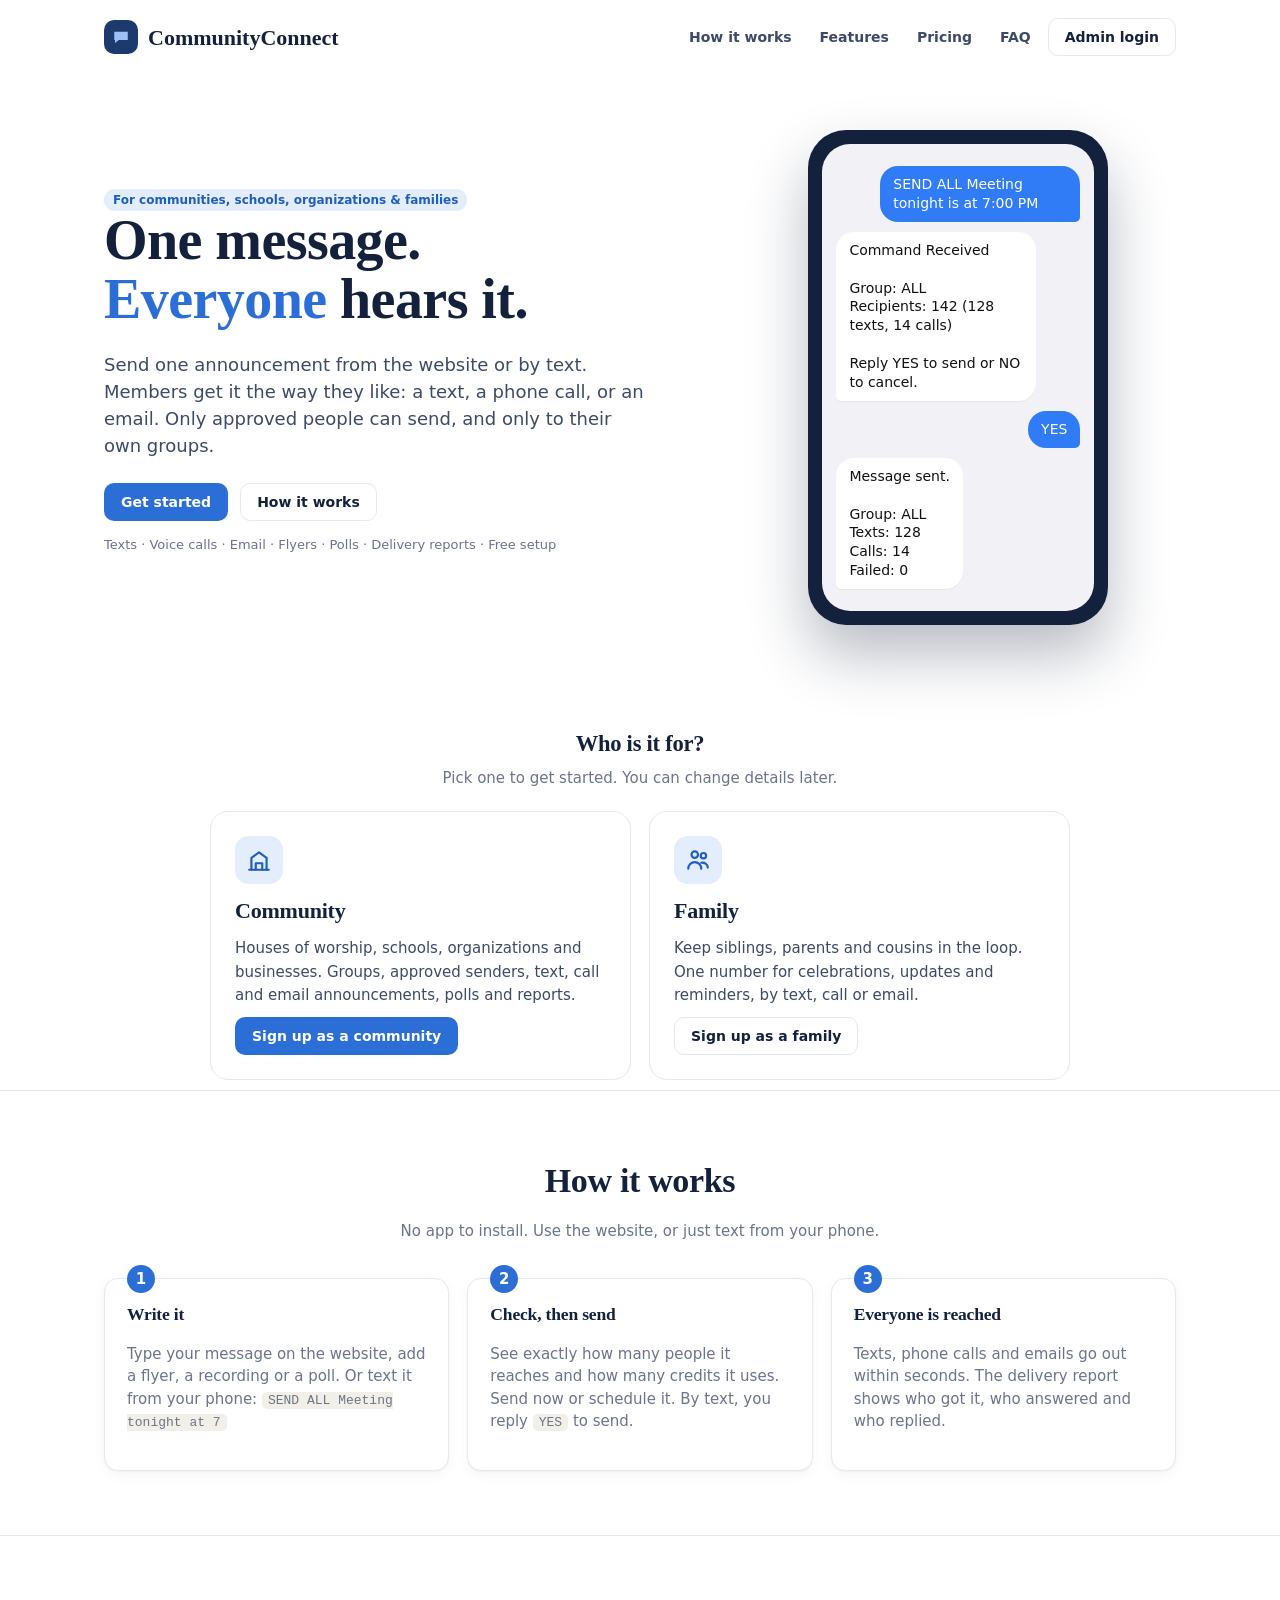
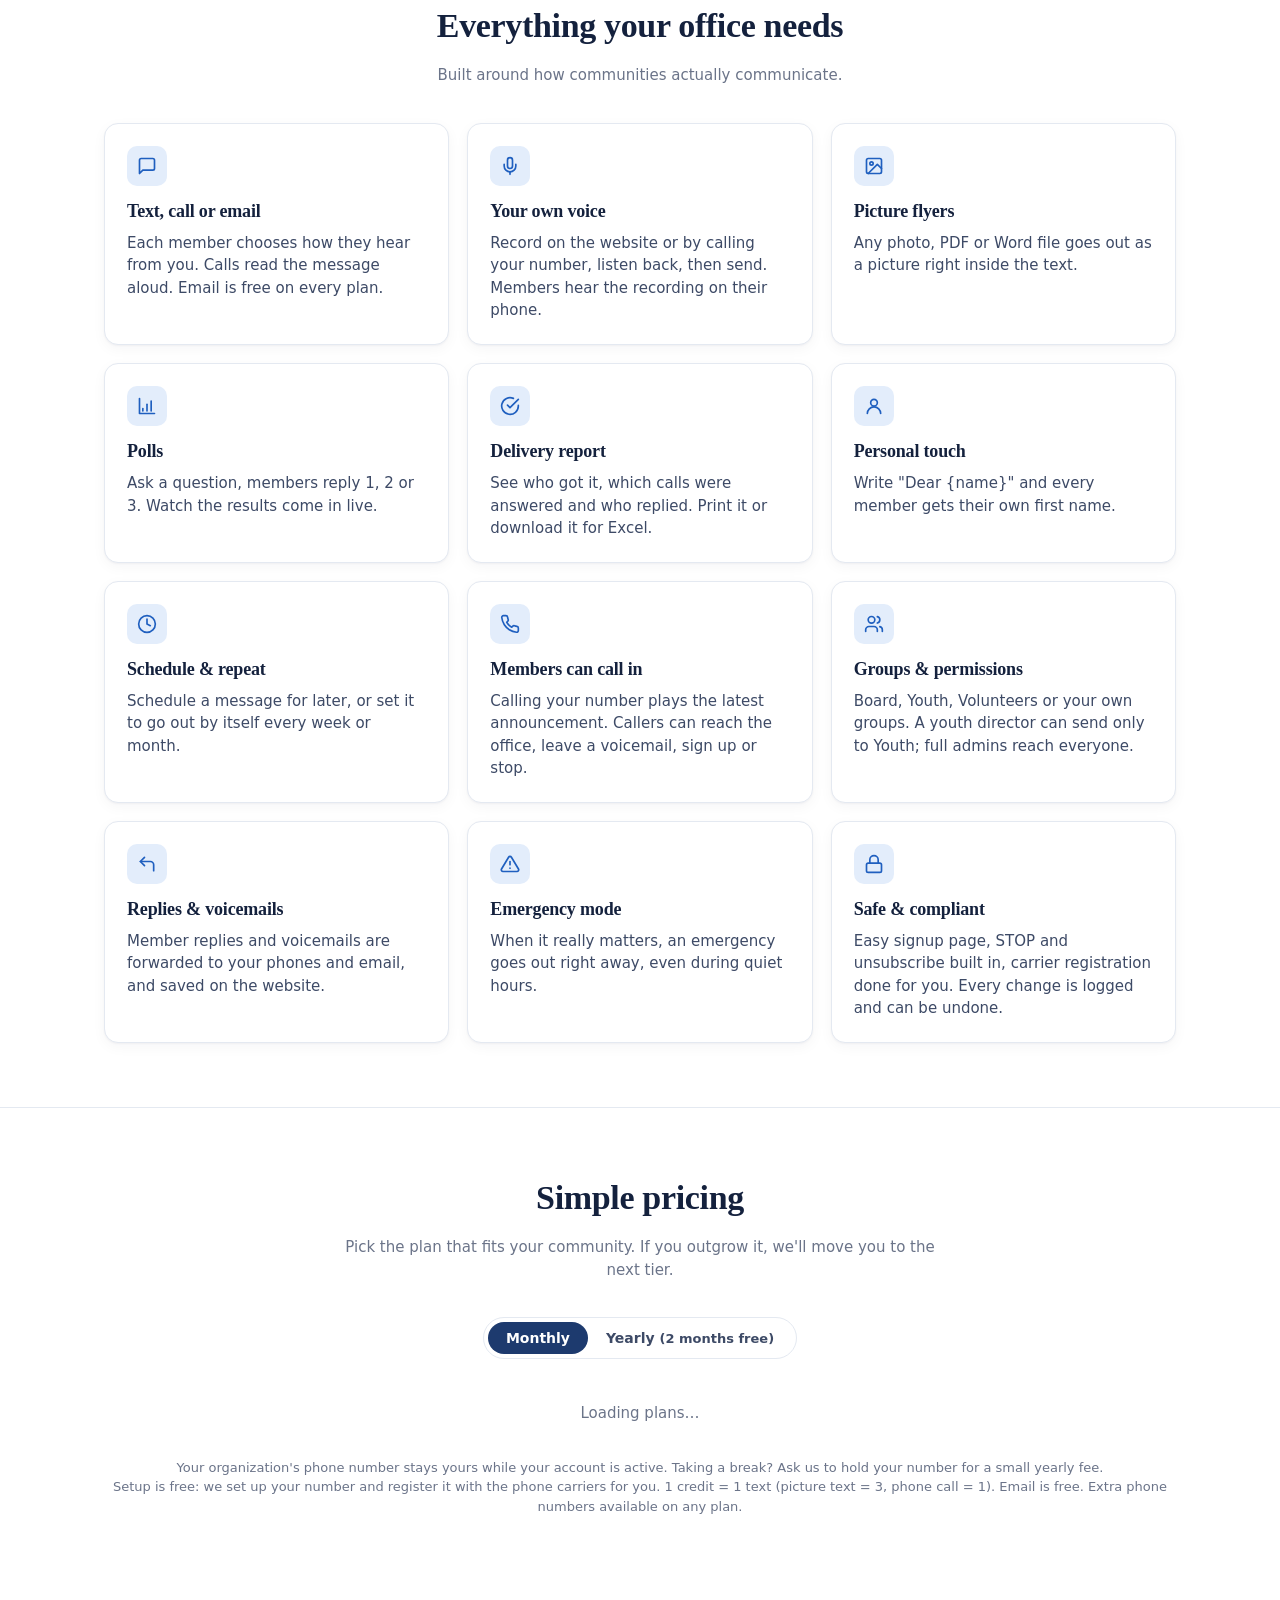
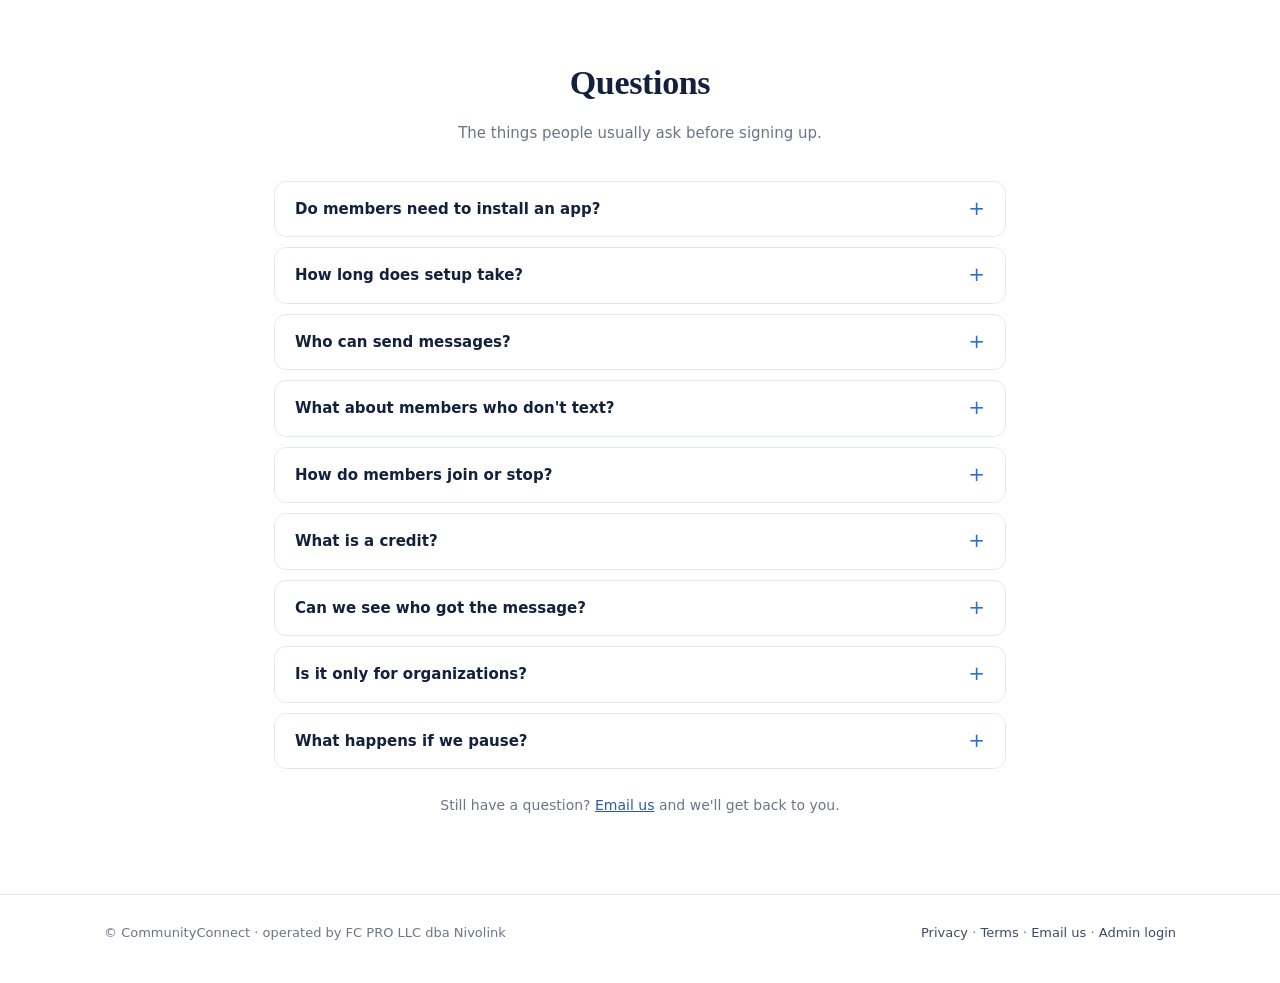
<file: index.html>
<!doctype html>
<html lang="en">
<head>
<meta charset="utf-8">
<meta name="viewport" content="width=device-width, initial-scale=1">
<title>CommunityConnect — Text & voice announcements for your community</title>
<meta name="description" content="Send text and voice announcements to your members by simply texting one number. Groups, approvals, history and opt-outs built in.">
<meta http-equiv="Content-Security-Policy" content="default-src 'self'; script-src 'self' https://esm.sh; style-src 'self' 'unsafe-inline' https://fonts.googleapis.com; font-src https://fonts.gstatic.com; connect-src https://*.supabase.co https://esm.sh; img-src 'self' data:; form-action 'self'; base-uri 'self'">
<link rel="preconnect" href="https://fonts.googleapis.com">
<link href="https://fonts.googleapis.com/css2?family=Fraunces:opsz,wght@9..144,600;9..144,700&family=Inter:wght@400;500;600;700&display=swap" rel="stylesheet">
<link rel="stylesheet" href="assets/styles.css?v=202611230140">
<link rel="icon" href="data:image/svg+xml,<svg xmlns='http://www.w3.org/2000/svg' viewBox='0 0 32 32'><rect width='32' height='32' rx='8' fill='%231d3a6e'/><path d='M8 10h16v9H14l-5 4v-4H8z' fill='%239cc0f5'/></svg>">
</head>
<body>
<div class="wrap">
  <header class="topbar">
    <a class="logo" href="./"><span class="logo-mark"><svg width="18" height="18" viewBox="0 0 24 24" fill="currentColor"><path d="M3 5h18v11H9l-5 4v-4H3z"/></svg></span><span data-brand>CommunityConnect</span></a>
    <nav class="topnav">
      <a class="btn ghost nav-hide" href="#how">How it works</a>
      <a class="btn ghost nav-hide" href="#features">Features</a>
      <a class="btn ghost nav-hide" href="#pricing">Pricing</a>
      <a class="btn ghost nav-hide" href="#faq">FAQ</a>
      <button class="btn ghost menu-btn" type="button" data-pubmenu aria-label="Open menu" aria-expanded="false">☰ Menu</button>
      <a class="btn secondary" href="app.html">Admin login</a>
    </nav>
  </header>
  <div class="pub-menu" id="pubmenu" hidden>
    <a href="#how">How it works</a><a href="#features">Features</a><a href="#pricing">Pricing</a><a href="#faq">Questions</a><a href="app.html">Admin login</a>
  </div>

  <section class="hero">
    <div>
      <span class="pill gold">For communities, schools, organizations & families</span>
      <h1>One message.<br><em>Everyone</em> hears it.</h1>
      <p class="lead">Send one announcement from the website or by text. Members get it the way they like: a text, a phone call, or an email. Only approved people can send, and only to their own groups.</p>
      <div class="cta">
        <a class="btn gold" href="#start">Get started</a>
        <a class="btn secondary" href="#how">How it works</a>
      </div>
      <p class="small muted" style="margin-top:14px">Texts · Voice calls · Email · Flyers · Polls · Delivery reports · Free setup</p>
    </div>
    <div class="phone" aria-hidden="true">
      <div class="phone-screen">
        <div class="bubble me">SEND ALL Meeting tonight is at 7:00 PM</div>
        <div class="bubble them">Command Received

Group: ALL
Recipients: 142 (128 texts, 14 calls)

Reply YES to send or NO to cancel.</div>
        <div class="bubble me">YES</div>
        <div class="bubble them">Message sent.

Group: ALL
Texts: 128
Calls: 14
Failed: 0</div>
      </div>
    </div>
  </section>

  <section id="start" class="doors">
    <h2 style="text-align:center;margin-bottom:6px">Who is it for?</h2>
    <p class="muted" style="text-align:center;margin:0 0 22px">Pick one to get started. You can change details later.</p>
    <div class="door-grid">
      <button class="card door" data-start="COMMUNITY" type="button">
        <span class="door-ic"><svg width="26" height="26" viewBox="0 0 24 24" fill="none" stroke="currentColor" stroke-width="2" stroke-linecap="round" stroke-linejoin="round"><path d="M3 21h18"/><path d="M5 21V10l7-5 7 5v11"/><path d="M9 21v-6h6v6"/></svg></span>
        <h3>Community</h3>
        <p>Houses of worship, schools, organizations and businesses. Groups, approved senders, text, call and email announcements, polls and reports.</p>
        <span class="btn gold">Sign up as a community</span>
      </button>
      <button class="card door" data-start="FAMILY" type="button">
        <span class="door-ic"><svg width="26" height="26" viewBox="0 0 24 24" fill="none" stroke="currentColor" stroke-width="2" stroke-linecap="round" stroke-linejoin="round"><circle cx="9" cy="7" r="3"/><circle cx="17" cy="8" r="2.5"/><path d="M3 20c0-3.3 2.7-6 6-6s6 2.7 6 6"/><path d="M15 14.5c2.8-.6 6 1.2 6 4.5"/></svg></span>
        <h3>Family</h3>
        <p>Keep siblings, parents and cousins in the loop. One number for celebrations, updates and reminders, by text, call or email.</p>
        <span class="btn secondary">Sign up as a family</span>
      </button>
    </div>
  </section>
</div>

<section class="section" id="how" style="background:#fff;border-top:1px solid var(--line);border-bottom:1px solid var(--line)">
  <div class="wrap">
    <h2>How it works</h2>
    <p class="sub">No app to install. Use the website, or just text from your phone.</p>
    <div class="steps">
      <div class="card step"><h3>Write it</h3><p class="muted">Type your message on the website, add a flyer, a recording or a poll. Or text it from your phone: <code>SEND ALL Meeting tonight at 7</code></p></div>
      <div class="card step"><h3>Check, then send</h3><p class="muted">See exactly how many people it reaches and how many credits it uses. Send now or schedule it. By text, you reply <code>YES</code> to send.</p></div>
      <div class="card step"><h3>Everyone is reached</h3><p class="muted">Texts, phone calls and emails go out within seconds. The delivery report shows who got it, who answered and who replied.</p></div>
    </div>
  </div>
</section>

<section class="section" id="features">
  <div class="wrap">
    <h2>Everything your office needs</h2>
    <p class="sub">Built around how communities actually communicate.</p>
    <div class="features">
      <div class="card feature"><div class="ic"><svg width="20" height="20" viewBox="0 0 24 24" fill="none" stroke="currentColor" stroke-width="2" stroke-linecap="round" stroke-linejoin="round"><path d="M21 15a2 2 0 0 1-2 2H7l-4 4V5a2 2 0 0 1 2-2h14a2 2 0 0 1 2 2z"/></svg></div><h3>Text, call or email</h3><p>Each member chooses how they hear from you. Calls read the message aloud. Email is free on every plan.</p></div>
      <div class="card feature"><div class="ic"><svg width="20" height="20" viewBox="0 0 24 24" fill="none" stroke="currentColor" stroke-width="2" stroke-linecap="round" stroke-linejoin="round"><path d="M12 2a3 3 0 0 0-3 3v7a3 3 0 0 0 6 0V5a3 3 0 0 0-3-3z"/><path d="M19 10v2a7 7 0 0 1-14 0v-2"/><path d="M12 19v3"/></svg></div><h3>Your own voice</h3><p>Record on the website or by calling your number, listen back, then send. Members hear the recording on their phone.</p></div>
      <div class="card feature"><div class="ic"><svg width="20" height="20" viewBox="0 0 24 24" fill="none" stroke="currentColor" stroke-width="2" stroke-linecap="round" stroke-linejoin="round"><rect x="3" y="3" width="18" height="18" rx="2"/><circle cx="9" cy="9" r="2"/><path d="m21 15-5-5L5 21"/></svg></div><h3>Picture flyers</h3><p>Any photo, PDF or Word file goes out as a picture right inside the text.</p></div>
      <div class="card feature"><div class="ic"><svg width="20" height="20" viewBox="0 0 24 24" fill="none" stroke="currentColor" stroke-width="2" stroke-linecap="round" stroke-linejoin="round"><path d="M3 3v18h18"/><path d="M7 15v3"/><path d="M12 10v8"/><path d="M17 6v12"/></svg></div><h3>Polls</h3><p>Ask a question, members reply 1, 2 or 3. Watch the results come in live.</p></div>
      <div class="card feature"><div class="ic"><svg width="20" height="20" viewBox="0 0 24 24" fill="none" stroke="currentColor" stroke-width="2" stroke-linecap="round" stroke-linejoin="round"><path d="M22 11.08V12a10 10 0 1 1-5.93-9.14"/><path d="M22 4 12 14.01l-3-3"/></svg></div><h3>Delivery report</h3><p>See who got it, which calls were answered and who replied. Print it or download it for Excel.</p></div>
      <div class="card feature"><div class="ic"><svg width="20" height="20" viewBox="0 0 24 24" fill="none" stroke="currentColor" stroke-width="2" stroke-linecap="round" stroke-linejoin="round"><circle cx="12" cy="8" r="4"/><path d="M4 21a8 8 0 0 1 16 0"/></svg></div><h3>Personal touch</h3><p>Write "Dear {name}" and every member gets their own first name.</p></div>
      <div class="card feature"><div class="ic"><svg width="20" height="20" viewBox="0 0 24 24" fill="none" stroke="currentColor" stroke-width="2" stroke-linecap="round" stroke-linejoin="round"><circle cx="12" cy="12" r="10"/><path d="M12 6v6l4 2"/></svg></div><h3>Schedule & repeat</h3><p>Schedule a message for later, or set it to go out by itself every week or month.</p></div>
      <div class="card feature"><div class="ic"><svg width="20" height="20" viewBox="0 0 24 24" fill="none" stroke="currentColor" stroke-width="2" stroke-linecap="round" stroke-linejoin="round"><path d="M22 16.92v3a2 2 0 0 1-2.18 2 19.79 19.79 0 0 1-8.63-3.07 19.5 19.5 0 0 1-6-6 19.79 19.79 0 0 1-3.07-8.67A2 2 0 0 1 4.11 2h3a2 2 0 0 1 2 1.72c.13.96.36 1.9.7 2.81a2 2 0 0 1-.45 2.11L8.09 9.91a16 16 0 0 0 6 6l1.27-1.27a2 2 0 0 1 2.11-.45c.91.34 1.85.57 2.81.7A2 2 0 0 1 22 16.92z"/></svg></div><h3>Members can call in</h3><p>Calling your number plays the latest announcement. Callers can reach the office, leave a voicemail, sign up or stop.</p></div>
      <div class="card feature"><div class="ic"><svg width="20" height="20" viewBox="0 0 24 24" fill="none" stroke="currentColor" stroke-width="2" stroke-linecap="round" stroke-linejoin="round"><path d="M16 21v-2a4 4 0 0 0-4-4H6a4 4 0 0 0-4 4v2"/><circle cx="9" cy="7" r="4"/><path d="M22 21v-2a4 4 0 0 0-3-3.87"/><path d="M16 3.13a4 4 0 0 1 0 7.75"/></svg></div><h3>Groups & permissions</h3><p>Board, Youth, Volunteers or your own groups. A youth director can send only to Youth; full admins reach everyone.</p></div>
      <div class="card feature"><div class="ic"><svg width="20" height="20" viewBox="0 0 24 24" fill="none" stroke="currentColor" stroke-width="2" stroke-linecap="round" stroke-linejoin="round"><path d="M9 14 4 9l5-5"/><path d="M20 20v-7a4 4 0 0 0-4-4H4"/></svg></div><h3>Replies & voicemails</h3><p>Member replies and voicemails are forwarded to your phones and email, and saved on the website.</p></div>
      <div class="card feature"><div class="ic"><svg width="20" height="20" viewBox="0 0 24 24" fill="none" stroke="currentColor" stroke-width="2" stroke-linecap="round" stroke-linejoin="round"><path d="M10.29 3.86 1.82 18a2 2 0 0 0 1.71 3h16.94a2 2 0 0 0 1.71-3L13.71 3.86a2 2 0 0 0-3.42 0z"/><path d="M12 9v4"/><path d="M12 17h.01"/></svg></div><h3>Emergency mode</h3><p>When it really matters, an emergency goes out right away, even during quiet hours.</p></div>
      <div class="card feature"><div class="ic"><svg width="20" height="20" viewBox="0 0 24 24" fill="none" stroke="currentColor" stroke-width="2" stroke-linecap="round" stroke-linejoin="round"><rect x="3" y="11" width="18" height="11" rx="2"/><path d="M7 11V7a5 5 0 0 1 10 0v4"/></svg></div><h3>Safe & compliant</h3><p>Easy signup page, STOP and unsubscribe built in, carrier registration done for you. Every change is logged and can be undone.</p></div>
    </div>
  </div>
</section>

<section class="section" id="pricing" style="background:#fff;border-top:1px solid var(--line)">
  <div class="wrap" style="text-align:center">
    <h2>Simple pricing</h2>
    <p class="sub">Pick the plan that fits your community. If you outgrow it, we'll move you to the next tier.</p>
    <div class="toggle" role="tablist">
      <button data-period="MONTHLY" class="on">Monthly</button>
      <button data-period="YEARLY">Yearly <span class="small">(2 months free)</span></button>
    </div>
    <div class="prices" id="prices"><p class="muted">Loading plans…</p></div>
    <p class="note">Your organization's phone number stays yours while your account is active. Taking a break? Ask us to hold your number for a small yearly fee.<br>Setup is free: we set up your number and register it with the phone carriers for you. 1 credit = 1 text (picture text = 3, phone call = 1). Email is free. Extra phone numbers available on any plan.</p>
  </div>
</section>

<section class="section" id="faq">
  <div class="wrap" style="max-width:780px">
    <h2>Questions</h2>
    <p class="sub">The things people usually ask before signing up.</p>
    <div class="faq">
      <details><summary>Do members need to install an app?</summary><p>No. Members get regular texts, phone calls or emails. Admins send from the admin website, or by texting your organization's number.</p></details>
      <details><summary>How long does setup take?</summary><p>Setup is free. US phone carriers require every organization that sends texts to be registered, and we do that for you. Approval usually takes a few business days. Meanwhile you can add your contacts and groups, and we test everything before you go live.</p></details>
      <details><summary>Who can send messages?</summary><p>Only the people you approve: website admins, and the phones you list as texters. Each one can be limited to certain groups. You can also require a YES confirmation before a texted message goes out.</p></details>
      <details><summary>What about members who don't text?</summary><p>Set them to Call and they get a phone call that reads the announcement, or plays your recording. Or set them to Email. Anyone can also call your number to hear the latest announcement.</p></details>
      <details><summary>How do members join or stop?</summary><p>They can sign up on your organization's web page, text JOIN to your number, or call and press 4. To stop, they reply STOP to a text, press 9 on a call, or click unsubscribe in an email.</p></details>
      <details><summary>What is a credit?</summary><p>One text uses 1 credit (up to 160 letters, or 70 with Hebrew, emoji or special characters). A picture text uses 3, a phone call uses 1, and email is free. Contacts are unlimited on every plan.</p></details>
      <details><summary>Can we see who got the message?</summary><p>Yes. The delivery report shows which texts were delivered, which calls were answered, how long people listened, and who replied. Phones don't report whether a text was opened.</p></details>
      <details><summary>Is it only for organizations?</summary><p>No. Families use it too, to keep siblings, parents and cousins in the loop with one number.</p></details>
      <details><summary>What happens if we pause?</summary><p>Tell us and we'll hold your number and your data for a small yearly fee, until you're ready to send again.</p></details>
    </div>
    <p class="note" style="font-size:14px;margin-top:26px">Still have a question? <a id="support-link-2" href="mailto:hello@nivolink.com">Email us</a> and we'll get back to you.</p>
  </div>
</section>

<footer class="site">
  <div class="wrap" style="display:flex;justify-content:space-between;flex-wrap:wrap;gap:10px">
    <span>© <span id="year"></span> <span data-brand>CommunityConnect</span> · operated by FC PRO LLC dba Nivolink</span>
    <span><a href="privacy.html">Privacy</a> · <a href="terms.html">Terms</a> · <a id="support-link" href="mailto:hello@nivolink.com">Email us</a> · <a href="app.html">Admin login</a></span>
  </div>
</footer>

<div id="toast"></div>
<script src="assets/config.js?v=202611230140"></script>
<script src="assets/site.js?v=202611230140"></script>
<script type="module" src="assets/landing.js?v=202611231200"></script>
</body>
</html>
</file>
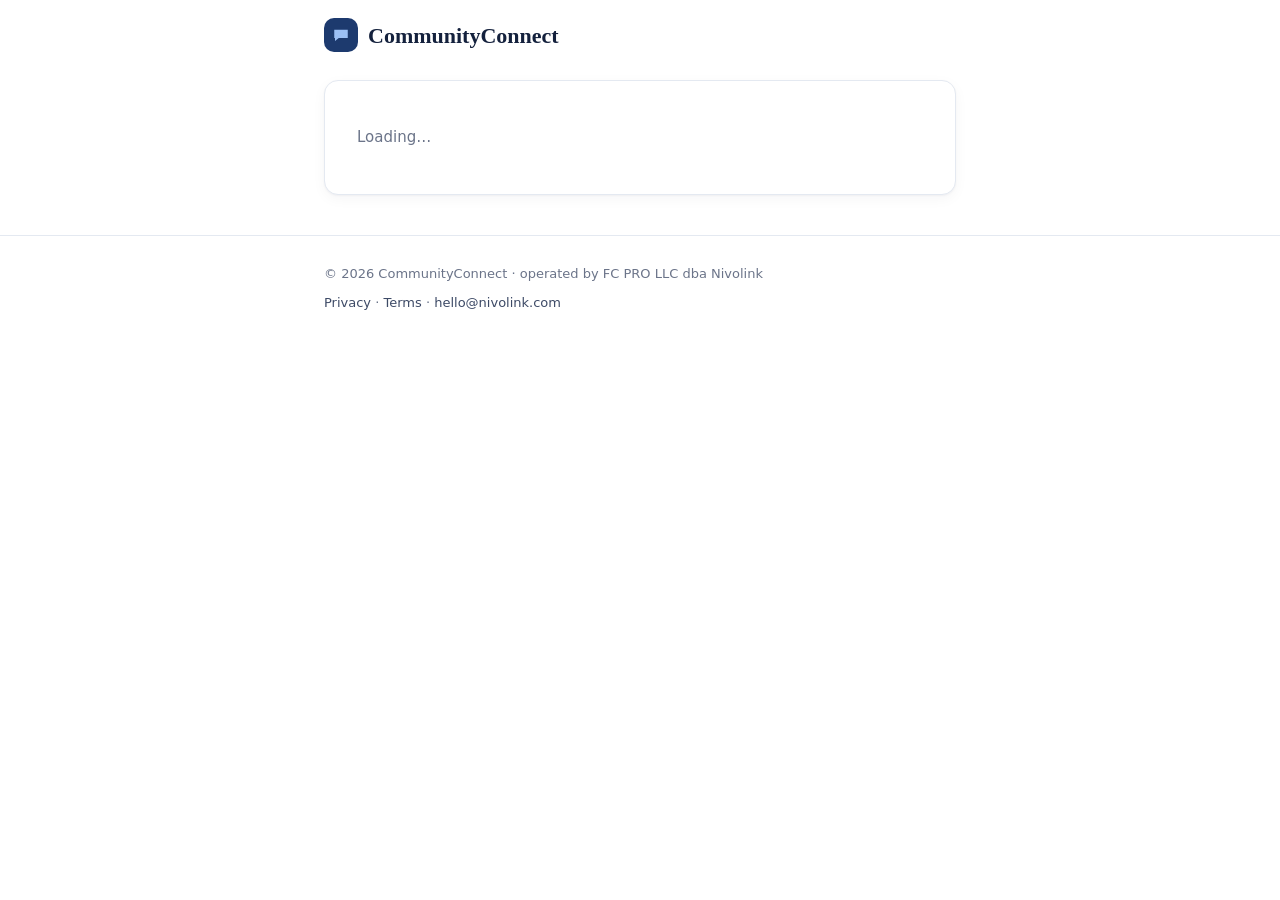
<file: join.html>
<!doctype html>
<html lang="en">
<head>
<meta charset="utf-8">
<meta name="viewport" content="width=device-width, initial-scale=1">
<title>Join announcements — CommunityConnect</title>
<meta name="description" content="Send text and voice announcements to your members by simply texting one number. Groups, approvals, history and opt-outs built in.">
<meta http-equiv="Content-Security-Policy" content="default-src 'self'; script-src 'self' https://esm.sh; style-src 'self' 'unsafe-inline' https://fonts.googleapis.com; font-src https://fonts.gstatic.com; connect-src https://*.supabase.co https://esm.sh; img-src 'self' data:; form-action 'self'; base-uri 'self'">
<link rel="preconnect" href="https://fonts.googleapis.com">
<link href="https://fonts.googleapis.com/css2?family=Fraunces:opsz,wght@9..144,600;9..144,700&family=Inter:wght@400;500;600;700&display=swap" rel="stylesheet">
<link rel="stylesheet" href="assets/styles.css?v=202611220130">
<link rel="icon" href="data:image/svg+xml,<svg xmlns='http://www.w3.org/2000/svg' viewBox='0 0 32 32'><rect width='32' height='32' rx='8' fill='%231d3a6e'/><path d='M8 10h16v9H14l-5 4v-4H8z' fill='%239cc0f5'/></svg>">
</head>
<body>
<div class="wrap" style="max-width:680px">
  <header class="topbar"><a class="logo" href="./"><span class="logo-mark"><svg width="18" height="18" viewBox="0 0 24 24" fill="currentColor"><path d="M3 5h18v11H9l-5 4v-4H3z"/></svg></span>CommunityConnect</a></header>
  <main class="card" id="card" style="padding:30px 32px;margin:10px 0 40px"><p class="muted">Loading…</p></main>
</div>
<footer class="site"><div class="wrap" style="display:flex;justify-content:space-between;flex-wrap:wrap;gap:10px;max-width:680px">
  <span>© 2026 CommunityConnect · operated by FC PRO LLC dba Nivolink</span><span><a href="privacy.html">Privacy</a> · <a href="terms.html">Terms</a> · <a href="mailto:hello@nivolink.com">hello@nivolink.com</a></span></div></footer>
<div id="toast"></div>
<script src="assets/config.js?v=202611220130"></script>
<script type="module" src="assets/join.js?v=202611251230"></script>
</body></html>
</file>
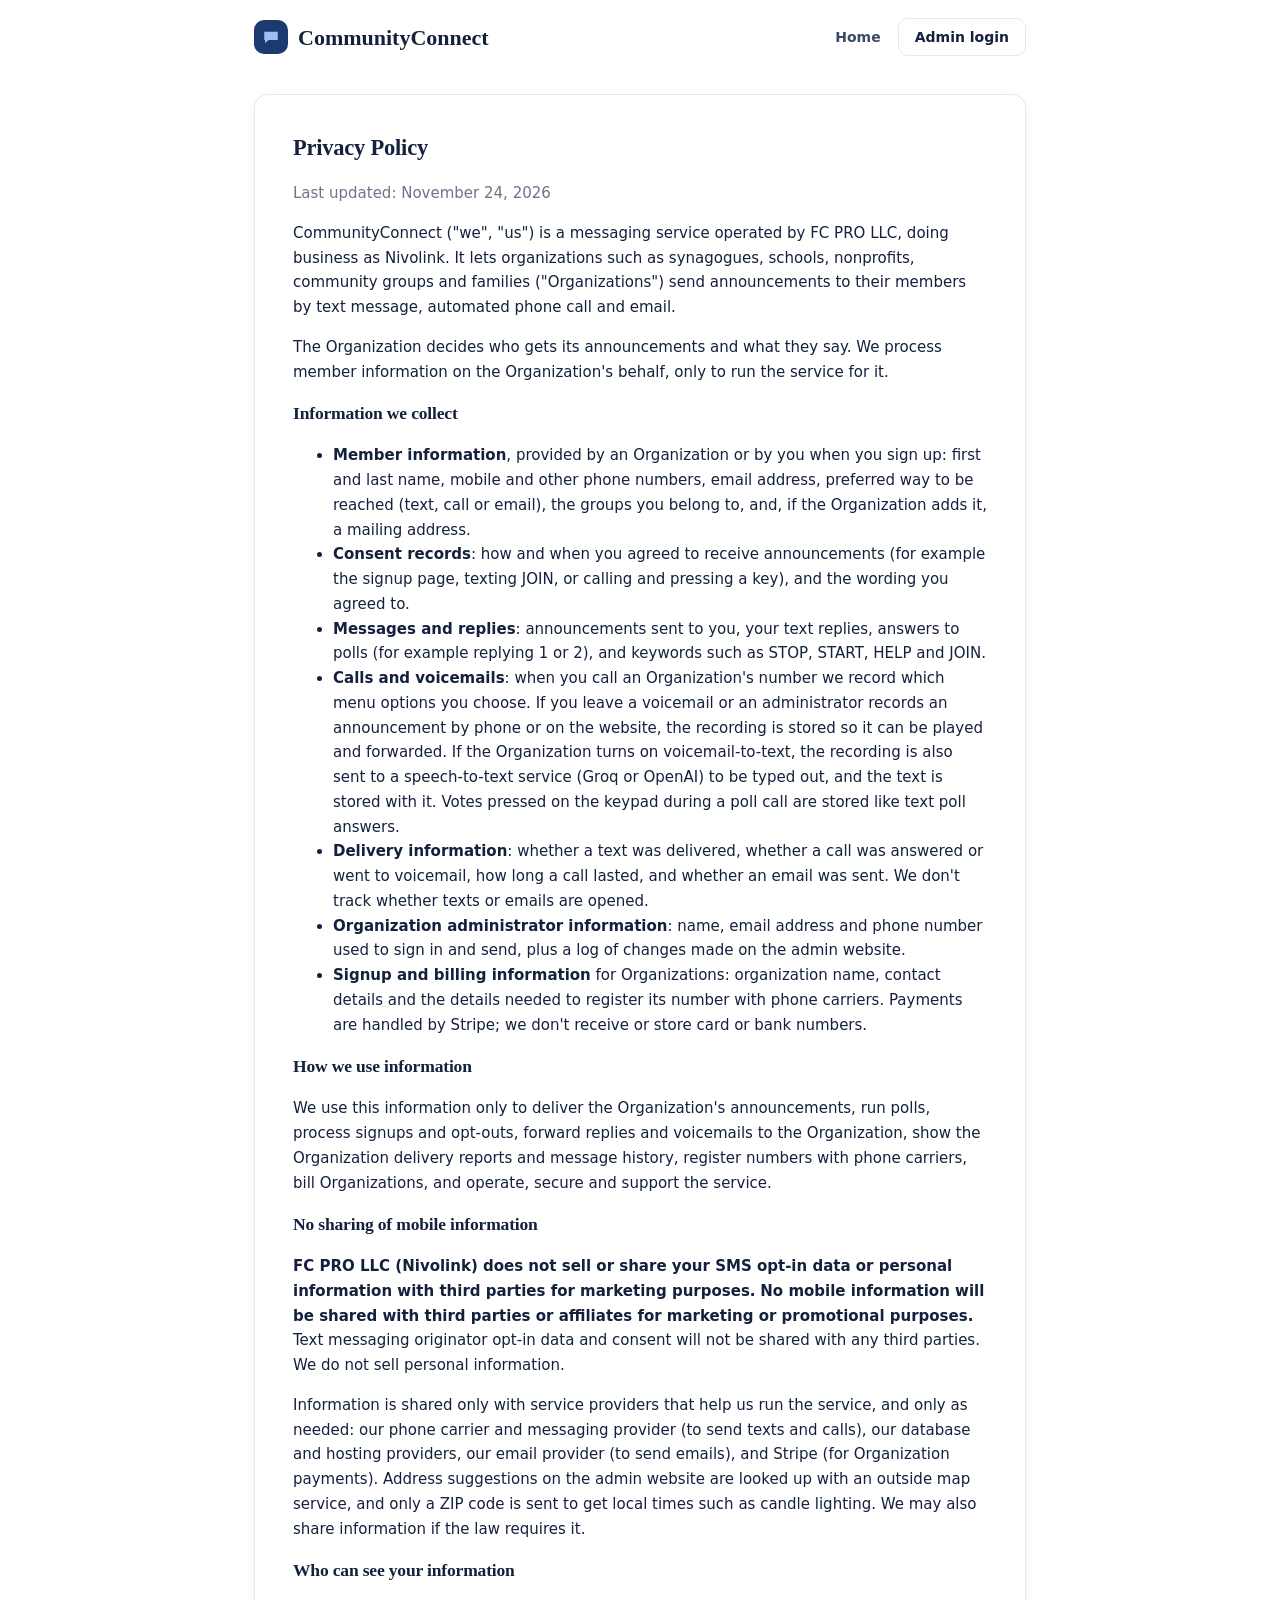
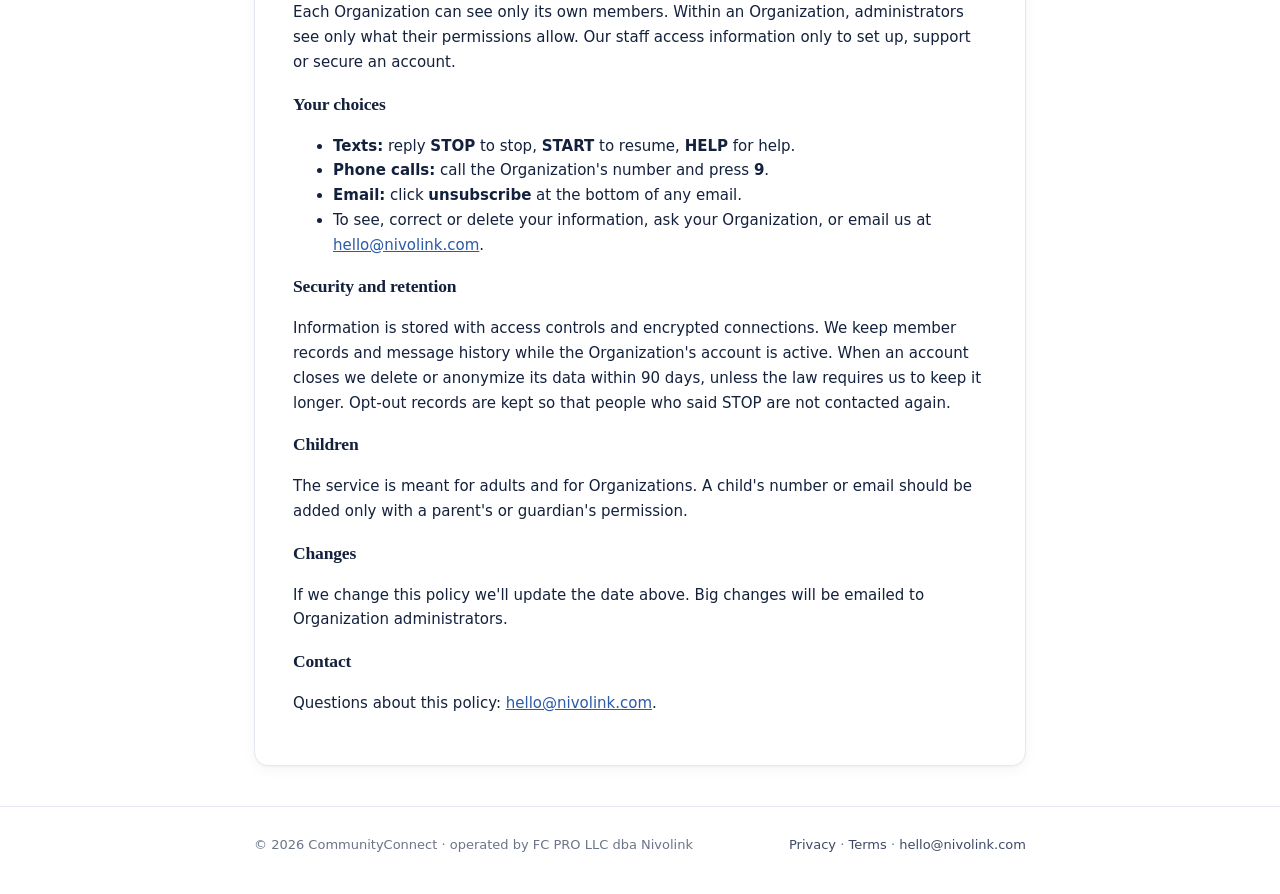
<file: privacy.html>
<!doctype html>
<html lang="en">
<head>
<meta charset="utf-8">
<meta name="viewport" content="width=device-width, initial-scale=1">
<title>Privacy Policy — CommunityConnect</title>
<meta name="description" content="Send text and voice announcements to your members by simply texting one number. Groups, approvals, history and opt-outs built in.">
<meta http-equiv="Content-Security-Policy" content="default-src 'self'; script-src 'self' https://esm.sh; style-src 'self' 'unsafe-inline' https://fonts.googleapis.com; font-src https://fonts.gstatic.com; connect-src https://*.supabase.co https://esm.sh; img-src 'self' data:; form-action 'self'; base-uri 'self'">
<link rel="preconnect" href="https://fonts.googleapis.com">
<link href="https://fonts.googleapis.com/css2?family=Fraunces:opsz,wght@9..144,600;9..144,700&family=Inter:wght@400;500;600;700&display=swap" rel="stylesheet">
<link rel="stylesheet" href="assets/styles.css?v=202611200720">
<link rel="icon" href="data:image/svg+xml,<svg xmlns='http://www.w3.org/2000/svg' viewBox='0 0 32 32'><rect width='32' height='32' rx='8' fill='%231d3a6e'/><path d='M8 10h16v9H14l-5 4v-4H8z' fill='%239cc0f5'/></svg>">
</head>
<body>
<div class="wrap" style="max-width:820px">
  <header class="topbar"><a class="logo" href="./"><span class="logo-mark"><svg width="18" height="18" viewBox="0 0 24 24" fill="currentColor"><path d="M3 5h18v11H9l-5 4v-4H3z"/></svg></span>CommunityConnect</a>
    <nav class="topnav"><a class="btn ghost nav-hide" href="./">Home</a><button class="btn ghost menu-btn" type="button" data-pubmenu aria-label="Open menu" aria-expanded="false">☰ Menu</button><a class="btn secondary" href="app.html">Admin login</a></nav></header>
  <div class="pub-menu" id="pubmenu" hidden><a href="./">Home</a><a href="./#pricing">Pricing</a><a href="./#faq">Questions</a><a href="app.html">Admin login</a></div>
  <article class="card legal">
<h1>Privacy Policy</h1>
<p class="muted">Last updated: November 24, 2026</p>
<p>CommunityConnect ("we", "us") is a messaging service operated by FC PRO LLC, doing business as Nivolink. It lets organizations such as synagogues, schools, nonprofits, community groups and families ("Organizations") send announcements to their members by text message, automated phone call and email.</p>
<p>The Organization decides who gets its announcements and what they say. We process member information on the Organization's behalf, only to run the service for it.</p>

<h3>Information we collect</h3>
<ul>
<li><b>Member information</b>, provided by an Organization or by you when you sign up: first and last name, mobile and other phone numbers, email address, preferred way to be reached (text, call or email), the groups you belong to, and, if the Organization adds it, a mailing address.</li>
<li><b>Consent records</b>: how and when you agreed to receive announcements (for example the signup page, texting JOIN, or calling and pressing a key), and the wording you agreed to.</li>
<li><b>Messages and replies</b>: announcements sent to you, your text replies, answers to polls (for example replying 1 or 2), and keywords such as STOP, START, HELP and JOIN.</li>
<li><b>Calls and voicemails</b>: when you call an Organization's number we record which menu options you choose. If you leave a voicemail or an administrator records an announcement by phone or on the website, the recording is stored so it can be played and forwarded. If the Organization turns on voicemail-to-text, the recording is also sent to a speech-to-text service (Groq or OpenAI) to be typed out, and the text is stored with it. Votes pressed on the keypad during a poll call are stored like text poll answers.</li>
<li><b>Delivery information</b>: whether a text was delivered, whether a call was answered or went to voicemail, how long a call lasted, and whether an email was sent. We don't track whether texts or emails are opened.</li>
<li><b>Organization administrator information</b>: name, email address and phone number used to sign in and send, plus a log of changes made on the admin website.</li>
<li><b>Signup and billing information</b> for Organizations: organization name, contact details and the details needed to register its number with phone carriers. Payments are handled by Stripe; we don't receive or store card or bank numbers.</li>
</ul>

<h3>How we use information</h3>
<p>We use this information only to deliver the Organization's announcements, run polls, process signups and opt-outs, forward replies and voicemails to the Organization, show the Organization delivery reports and message history, register numbers with phone carriers, bill Organizations, and operate, secure and support the service.</p>

<h3>No sharing of mobile information</h3>
<p><b>FC PRO LLC (Nivolink) does not sell or share your SMS opt-in data or personal information with third parties for marketing purposes.</b> <b>No mobile information will be shared with third parties or affiliates for marketing or promotional purposes.</b> Text messaging originator opt-in data and consent will not be shared with any third parties. We do not sell personal information.</p>
<p>Information is shared only with service providers that help us run the service, and only as needed: our phone carrier and messaging provider (to send texts and calls), our database and hosting providers, our email provider (to send emails), and Stripe (for Organization payments). Address suggestions on the admin website are looked up with an outside map service, and only a ZIP code is sent to get local times such as candle lighting. We may also share information if the law requires it.</p>

<h3>Who can see your information</h3>
<p>Each Organization can see only its own members. Within an Organization, administrators see only what their permissions allow. Our staff access information only to set up, support or secure an account.</p>

<h3>Your choices</h3>
<ul>
<li><b>Texts:</b> reply <b>STOP</b> to stop, <b>START</b> to resume, <b>HELP</b> for help.</li>
<li><b>Phone calls:</b> call the Organization's number and press <b>9</b>.</li>
<li><b>Email:</b> click <b>unsubscribe</b> at the bottom of any email.</li>
<li>To see, correct or delete your information, ask your Organization, or email us at <a href="mailto:hello@nivolink.com">hello@nivolink.com</a>.</li>
</ul>

<h3>Security and retention</h3>
<p>Information is stored with access controls and encrypted connections. We keep member records and message history while the Organization's account is active. When an account closes we delete or anonymize its data within 90 days, unless the law requires us to keep it longer. Opt-out records are kept so that people who said STOP are not contacted again.</p>

<h3>Children</h3>
<p>The service is meant for adults and for Organizations. A child's number or email should be added only with a parent's or guardian's permission.</p>

<h3>Changes</h3>
<p>If we change this policy we'll update the date above. Big changes will be emailed to Organization administrators.</p>

<h3>Contact</h3>
<p>Questions about this policy: <a href="mailto:hello@nivolink.com">hello@nivolink.com</a>.</p>
  </article>
</div>
<footer class="site"><div class="wrap" style="display:flex;justify-content:space-between;flex-wrap:wrap;gap:10px;max-width:820px">
  <span>© 2026 CommunityConnect · operated by FC PRO LLC dba Nivolink</span><span><a href="privacy.html">Privacy</a> · <a href="terms.html">Terms</a> · <a href="mailto:hello@nivolink.com">hello@nivolink.com</a></span></div></footer>
<script src="assets/site.js?v=202611200720"></script>
</body></html>
</file>
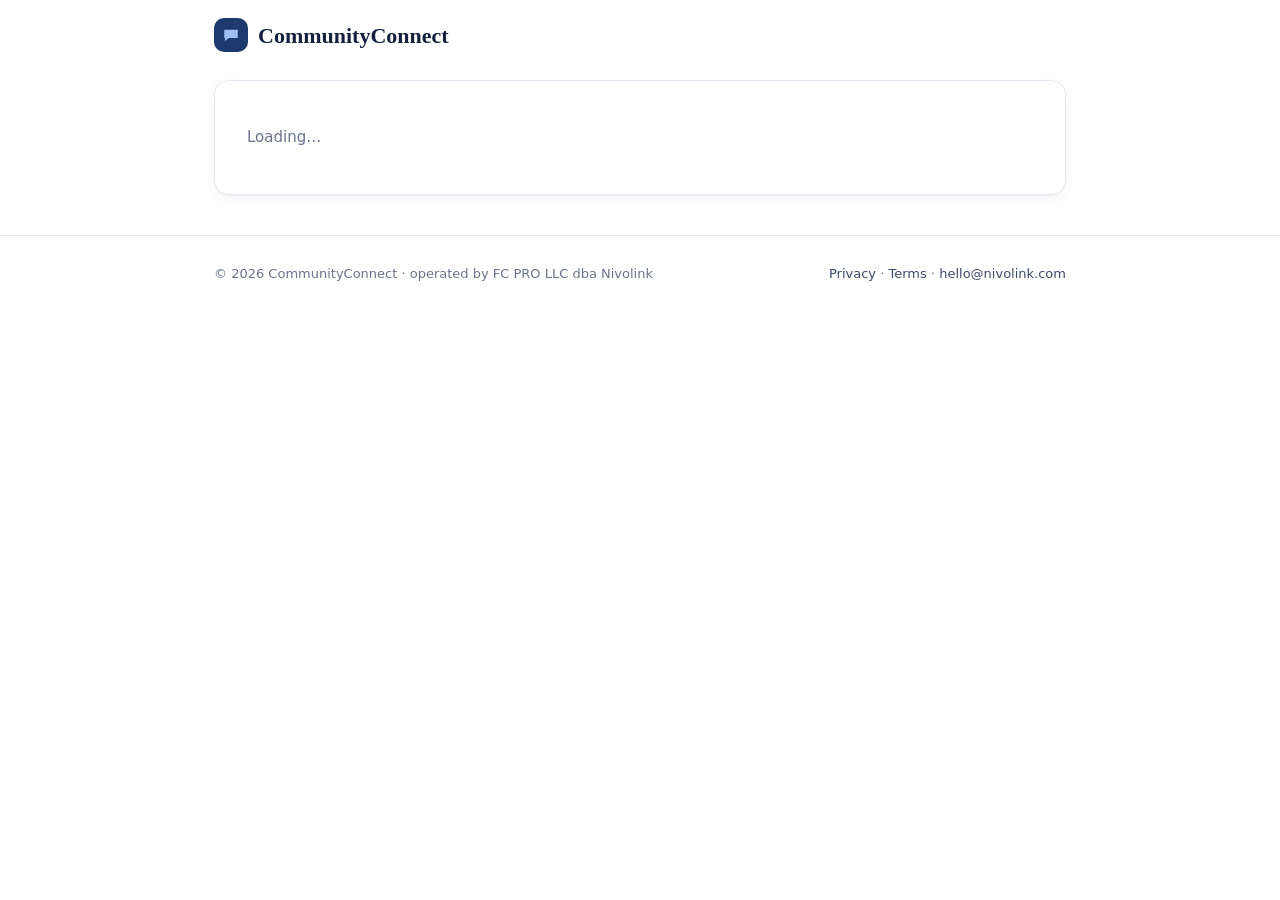
<file: report.html>
<!doctype html>
<html lang="en">
<head>
<meta charset="utf-8">
<meta name="viewport" content="width=device-width, initial-scale=1">
<title>Delivery report — CommunityConnect</title>
<meta name="robots" content="noindex">
<meta http-equiv="Content-Security-Policy" content="default-src 'self'; script-src 'self' https://esm.sh; style-src 'self' 'unsafe-inline' https://fonts.googleapis.com; font-src https://fonts.gstatic.com; connect-src https://*.supabase.co https://esm.sh; img-src 'self' data: https://*.supabase.co; form-action 'self'; base-uri 'self'">
<link rel="preconnect" href="https://fonts.googleapis.com">
<link href="https://fonts.googleapis.com/css2?family=Fraunces:opsz,wght@9..144,600;9..144,700&family=Inter:wght@400;500;600;700&display=swap" rel="stylesheet">
<link rel="stylesheet" href="assets/styles.css?v=202611241200">
<link rel="icon" href="data:image/svg+xml,<svg xmlns='http://www.w3.org/2000/svg' viewBox='0 0 32 32'><rect width='32' height='32' rx='8' fill='%231d3a6e'/><path d='M8 10h16v9H14l-5 4v-4H8z' fill='%239cc0f5'/></svg>">
</head>
<body>
<div class="wrap" style="max-width:900px">
  <header class="topbar"><a class="logo" href="./"><span class="logo-mark"><svg width="18" height="18" viewBox="0 0 24 24" fill="currentColor"><path d="M3 5h18v11H9l-5 4v-4H3z"/></svg></span>CommunityConnect</a></header>
  <main class="card" id="card" style="padding:30px 32px;margin:10px 0 40px"><p class="muted">Loading…</p></main>
</div>
<footer class="site"><div class="wrap" style="display:flex;justify-content:space-between;flex-wrap:wrap;gap:10px;max-width:900px">
  <span>© 2026 CommunityConnect · operated by FC PRO LLC dba Nivolink</span><span><a href="privacy.html">Privacy</a> · <a href="terms.html">Terms</a> · <a href="mailto:hello@nivolink.com">hello@nivolink.com</a></span></div></footer>
<div id="toast"></div>
<script src="assets/config.js?v=202611241200"></script>
<script type="module" src="assets/report.js?v=202611241200"></script>
</body></html>
</file>
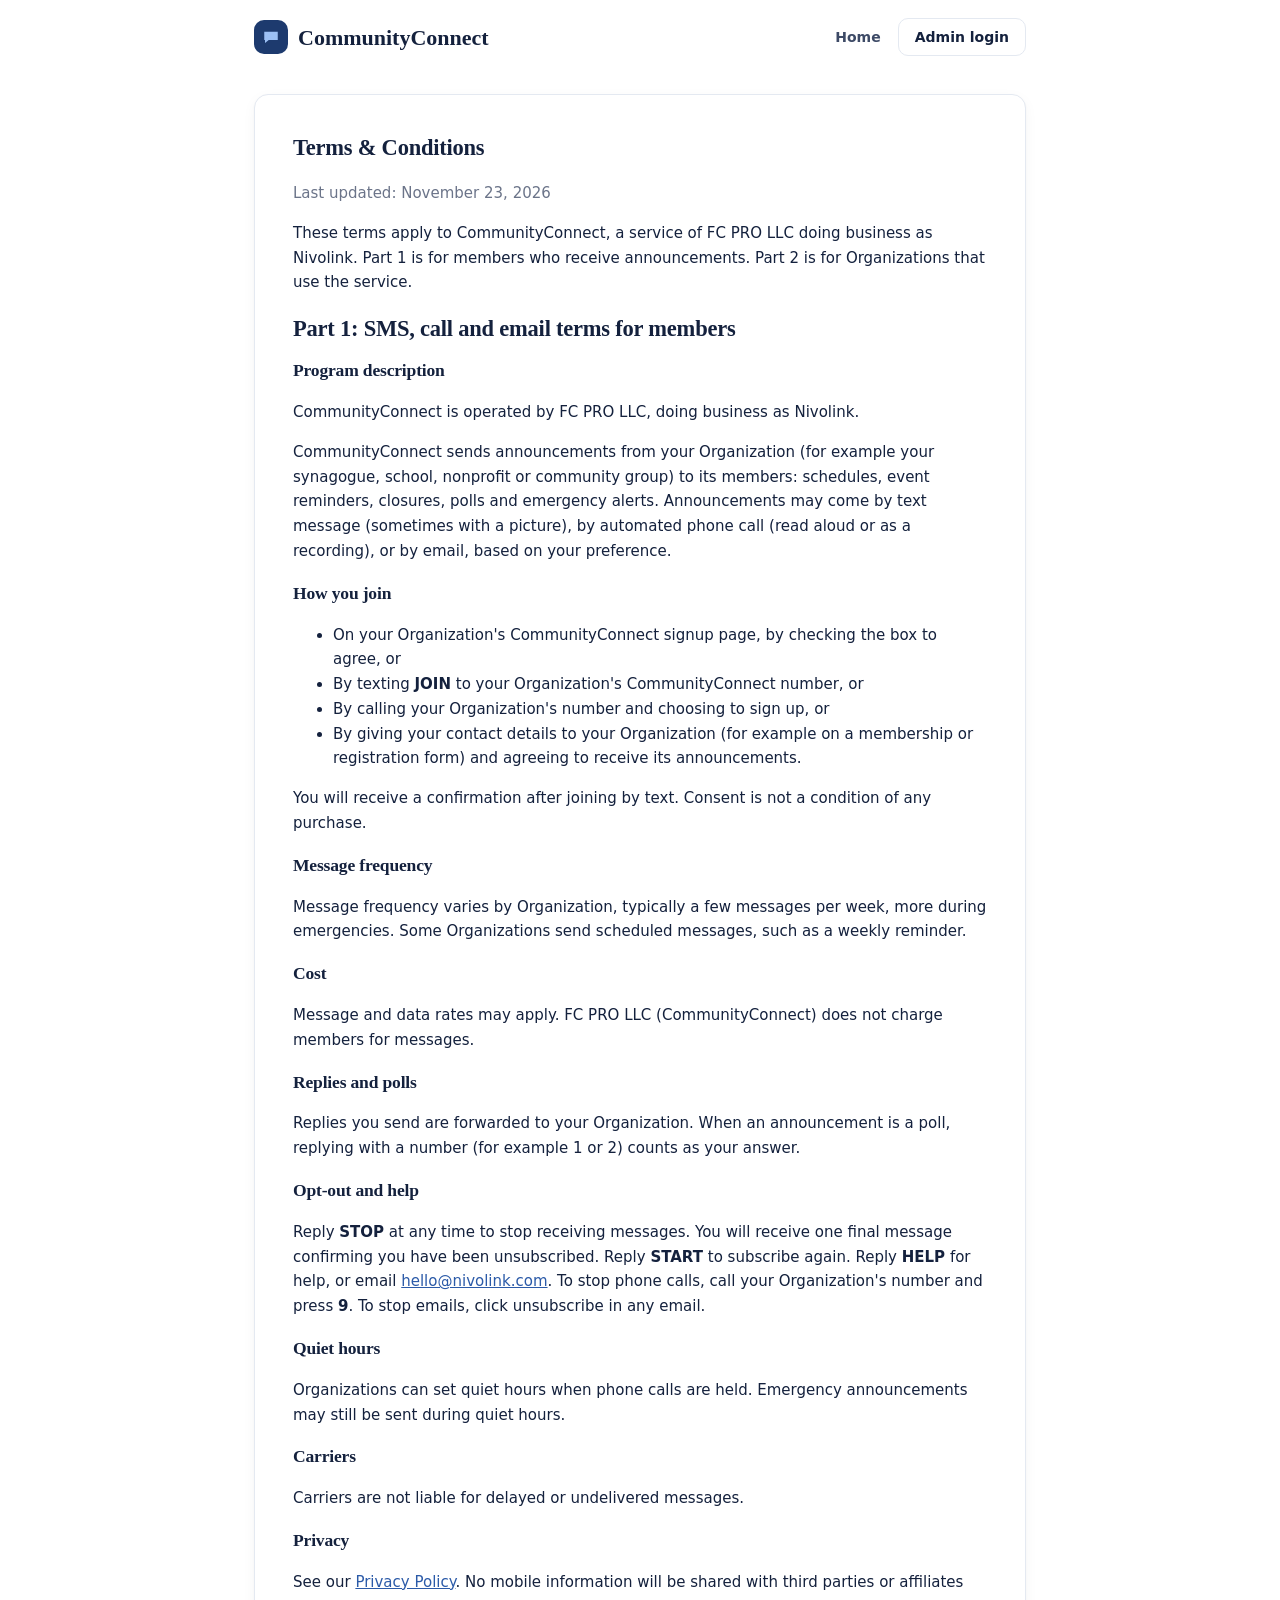
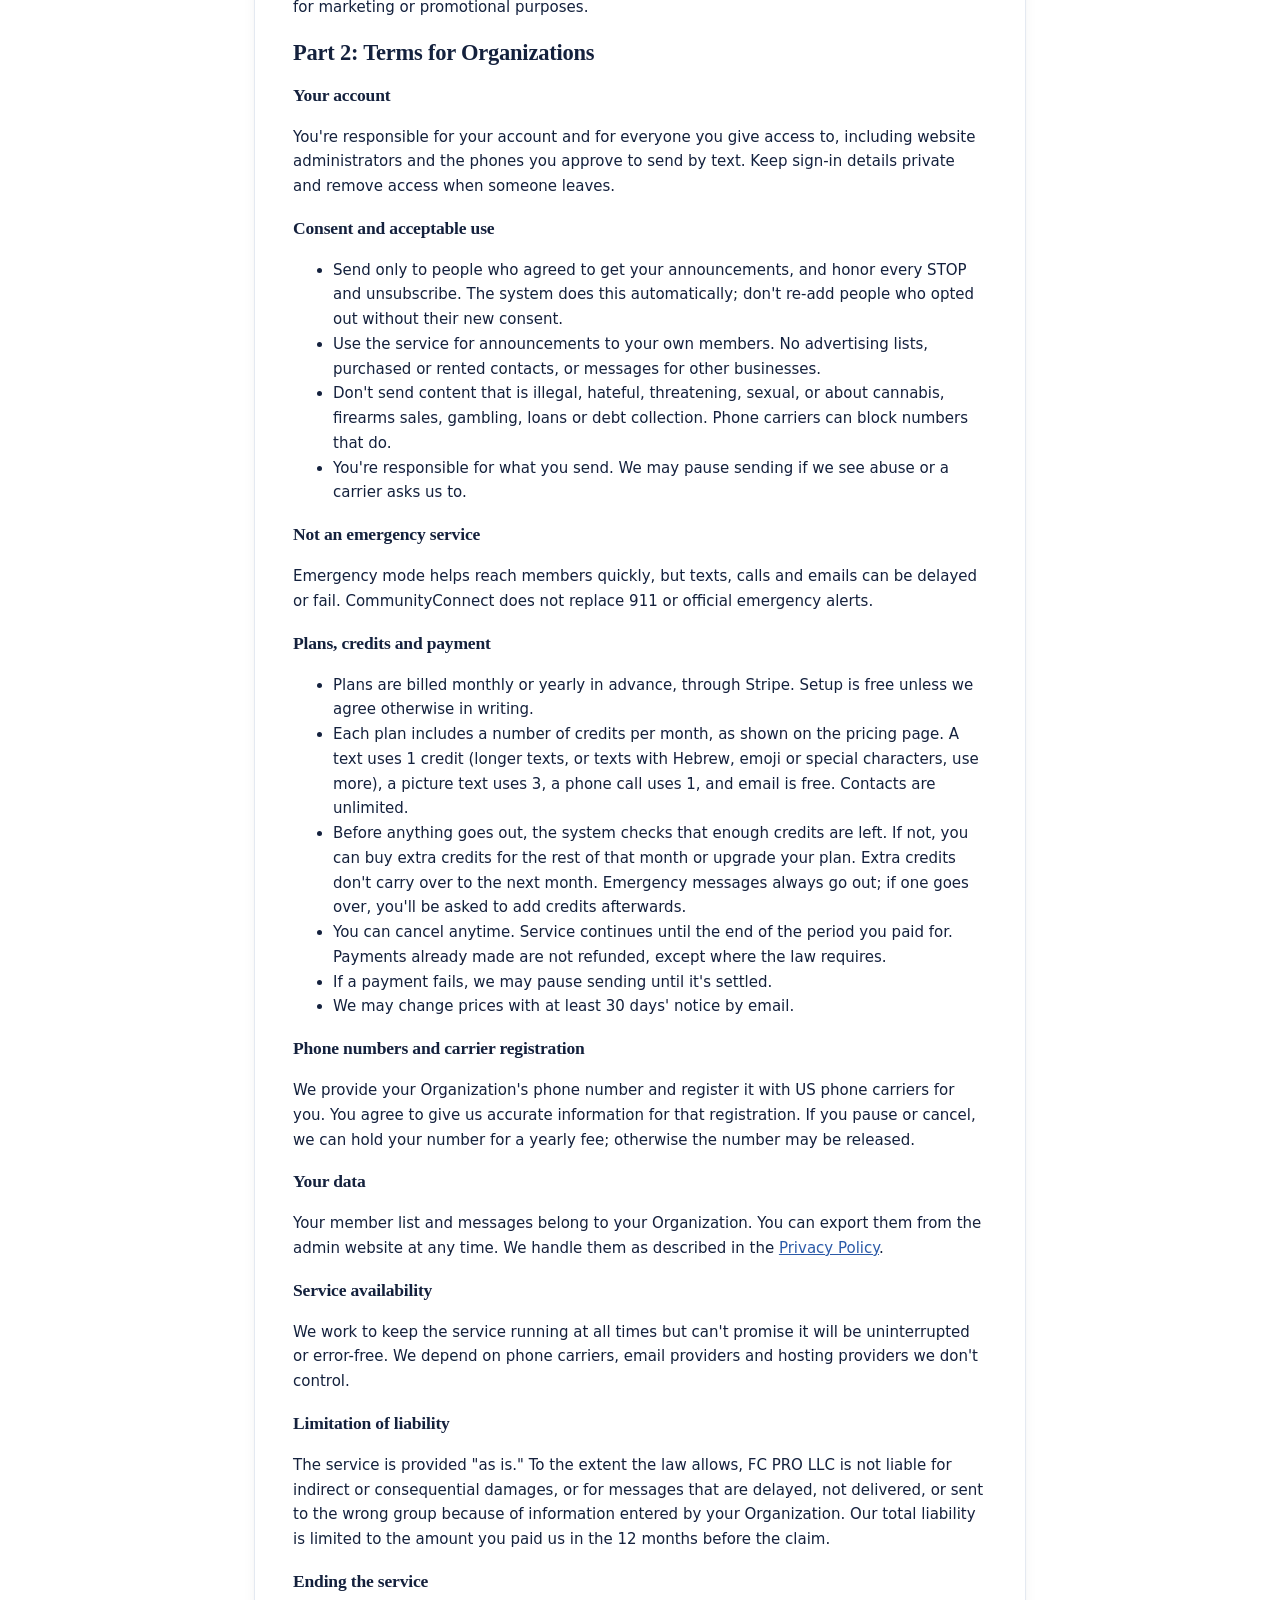
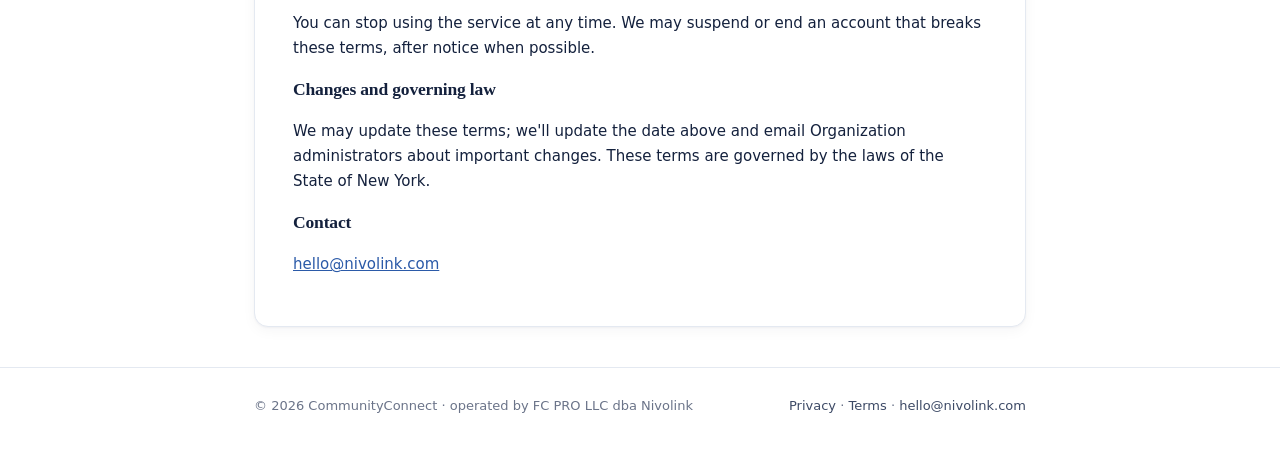
<file: terms.html>
<!doctype html>
<html lang="en">
<head>
<meta charset="utf-8">
<meta name="viewport" content="width=device-width, initial-scale=1">
<title>Terms &amp; Conditions — CommunityConnect</title>
<meta name="description" content="Send text and voice announcements to your members by simply texting one number. Groups, approvals, history and opt-outs built in.">
<meta http-equiv="Content-Security-Policy" content="default-src 'self'; script-src 'self' https://esm.sh; style-src 'self' 'unsafe-inline' https://fonts.googleapis.com; font-src https://fonts.gstatic.com; connect-src https://*.supabase.co https://esm.sh; img-src 'self' data:; form-action 'self'; base-uri 'self'">
<link rel="preconnect" href="https://fonts.googleapis.com">
<link href="https://fonts.googleapis.com/css2?family=Fraunces:opsz,wght@9..144,600;9..144,700&family=Inter:wght@400;500;600;700&display=swap" rel="stylesheet">
<link rel="stylesheet" href="assets/styles.css?v=202611200720">
<link rel="icon" href="data:image/svg+xml,<svg xmlns='http://www.w3.org/2000/svg' viewBox='0 0 32 32'><rect width='32' height='32' rx='8' fill='%231d3a6e'/><path d='M8 10h16v9H14l-5 4v-4H8z' fill='%239cc0f5'/></svg>">
</head>
<body>
<div class="wrap" style="max-width:820px">
  <header class="topbar"><a class="logo" href="./"><span class="logo-mark"><svg width="18" height="18" viewBox="0 0 24 24" fill="currentColor"><path d="M3 5h18v11H9l-5 4v-4H3z"/></svg></span>CommunityConnect</a>
    <nav class="topnav"><a class="btn ghost nav-hide" href="./">Home</a><button class="btn ghost menu-btn" type="button" data-pubmenu aria-label="Open menu" aria-expanded="false">☰ Menu</button><a class="btn secondary" href="app.html">Admin login</a></nav></header>
  <div class="pub-menu" id="pubmenu" hidden><a href="./">Home</a><a href="./#pricing">Pricing</a><a href="./#faq">Questions</a><a href="app.html">Admin login</a></div>
  <article class="card legal">
<h1>Terms &amp; Conditions</h1>
<p class="muted">Last updated: November 23, 2026</p>
<p>These terms apply to CommunityConnect, a service of FC PRO LLC doing business as Nivolink. Part 1 is for members who receive announcements. Part 2 is for Organizations that use the service.</p>

<h2>Part 1: SMS, call and email terms for members</h2>
<h3>Program description</h3>
<p>CommunityConnect is operated by FC PRO LLC, doing business as Nivolink.</p>
<p>CommunityConnect sends announcements from your Organization (for example your synagogue, school, nonprofit or community group) to its members: schedules, event reminders, closures, polls and emergency alerts. Announcements may come by text message (sometimes with a picture), by automated phone call (read aloud or as a recording), or by email, based on your preference.</p>
<h3>How you join</h3>
<ul>
<li>On your Organization's CommunityConnect signup page, by checking the box to agree, or</li>
<li>By texting <b>JOIN</b> to your Organization's CommunityConnect number, or</li>
<li>By calling your Organization's number and choosing to sign up, or</li>
<li>By giving your contact details to your Organization (for example on a membership or registration form) and agreeing to receive its announcements.</li>
</ul>
<p>You will receive a confirmation after joining by text. Consent is not a condition of any purchase.</p>
<h3>Message frequency</h3>
<p>Message frequency varies by Organization, typically a few messages per week, more during emergencies. Some Organizations send scheduled messages, such as a weekly reminder.</p>
<h3>Cost</h3>
<p>Message and data rates may apply. FC PRO LLC (CommunityConnect) does not charge members for messages.</p>
<h3>Replies and polls</h3>
<p>Replies you send are forwarded to your Organization. When an announcement is a poll, replying with a number (for example 1 or 2) counts as your answer.</p>
<h3>Opt-out and help</h3>
<p>Reply <b>STOP</b> at any time to stop receiving messages. You will receive one final message confirming you have been unsubscribed. Reply <b>START</b> to subscribe again. Reply <b>HELP</b> for help, or email <a href="mailto:hello@nivolink.com">hello@nivolink.com</a>. To stop phone calls, call your Organization's number and press <b>9</b>. To stop emails, click unsubscribe in any email.</p>
<h3>Quiet hours</h3>
<p>Organizations can set quiet hours when phone calls are held. Emergency announcements may still be sent during quiet hours.</p>
<h3>Carriers</h3>
<p>Carriers are not liable for delayed or undelivered messages.</p>
<h3>Privacy</h3>
<p>See our <a href="privacy.html">Privacy Policy</a>. No mobile information will be shared with third parties or affiliates for marketing or promotional purposes.</p>

<h2>Part 2: Terms for Organizations</h2>
<h3>Your account</h3>
<p>You're responsible for your account and for everyone you give access to, including website administrators and the phones you approve to send by text. Keep sign-in details private and remove access when someone leaves.</p>
<h3>Consent and acceptable use</h3>
<ul>
<li>Send only to people who agreed to get your announcements, and honor every STOP and unsubscribe. The system does this automatically; don't re-add people who opted out without their new consent.</li>
<li>Use the service for announcements to your own members. No advertising lists, purchased or rented contacts, or messages for other businesses.</li>
<li>Don't send content that is illegal, hateful, threatening, sexual, or about cannabis, firearms sales, gambling, loans or debt collection. Phone carriers can block numbers that do.</li>
<li>You're responsible for what you send. We may pause sending if we see abuse or a carrier asks us to.</li>
</ul>
<h3>Not an emergency service</h3>
<p>Emergency mode helps reach members quickly, but texts, calls and emails can be delayed or fail. CommunityConnect does not replace 911 or official emergency alerts.</p>
<h3>Plans, credits and payment</h3>
<ul>
<li>Plans are billed monthly or yearly in advance, through Stripe. Setup is free unless we agree otherwise in writing.</li>
<li>Each plan includes a number of credits per month, as shown on the pricing page. A text uses 1 credit (longer texts, or texts with Hebrew, emoji or special characters, use more), a picture text uses 3, a phone call uses 1, and email is free. Contacts are unlimited.</li>
<li>Before anything goes out, the system checks that enough credits are left. If not, you can buy extra credits for the rest of that month or upgrade your plan. Extra credits don't carry over to the next month. Emergency messages always go out; if one goes over, you'll be asked to add credits afterwards.</li>
<li>You can cancel anytime. Service continues until the end of the period you paid for. Payments already made are not refunded, except where the law requires.</li>
<li>If a payment fails, we may pause sending until it's settled.</li>
<li>We may change prices with at least 30 days' notice by email.</li>
</ul>
<h3>Phone numbers and carrier registration</h3>
<p>We provide your Organization's phone number and register it with US phone carriers for you. You agree to give us accurate information for that registration. If you pause or cancel, we can hold your number for a yearly fee; otherwise the number may be released.</p>
<h3>Your data</h3>
<p>Your member list and messages belong to your Organization. You can export them from the admin website at any time. We handle them as described in the <a href="privacy.html">Privacy Policy</a>.</p>
<h3>Service availability</h3>
<p>We work to keep the service running at all times but can't promise it will be uninterrupted or error-free. We depend on phone carriers, email providers and hosting providers we don't control.</p>
<h3>Limitation of liability</h3>
<p>The service is provided "as is." To the extent the law allows, FC PRO LLC is not liable for indirect or consequential damages, or for messages that are delayed, not delivered, or sent to the wrong group because of information entered by your Organization. Our total liability is limited to the amount you paid us in the 12 months before the claim.</p>
<h3>Ending the service</h3>
<p>You can stop using the service at any time. We may suspend or end an account that breaks these terms, after notice when possible.</p>
<h3>Changes and governing law</h3>
<p>We may update these terms; we'll update the date above and email Organization administrators about important changes. These terms are governed by the laws of the State of New York.</p>
<h3>Contact</h3>
<p><a href="mailto:hello@nivolink.com">hello@nivolink.com</a></p>
  </article>
</div>
<footer class="site"><div class="wrap" style="display:flex;justify-content:space-between;flex-wrap:wrap;gap:10px;max-width:820px">
  <span>© 2026 CommunityConnect · operated by FC PRO LLC dba Nivolink</span><span><a href="privacy.html">Privacy</a> · <a href="terms.html">Terms</a> · <a href="mailto:hello@nivolink.com">hello@nivolink.com</a></span></div></footer>
<script src="assets/site.js?v=202611200720"></script>
</body></html>
</file>
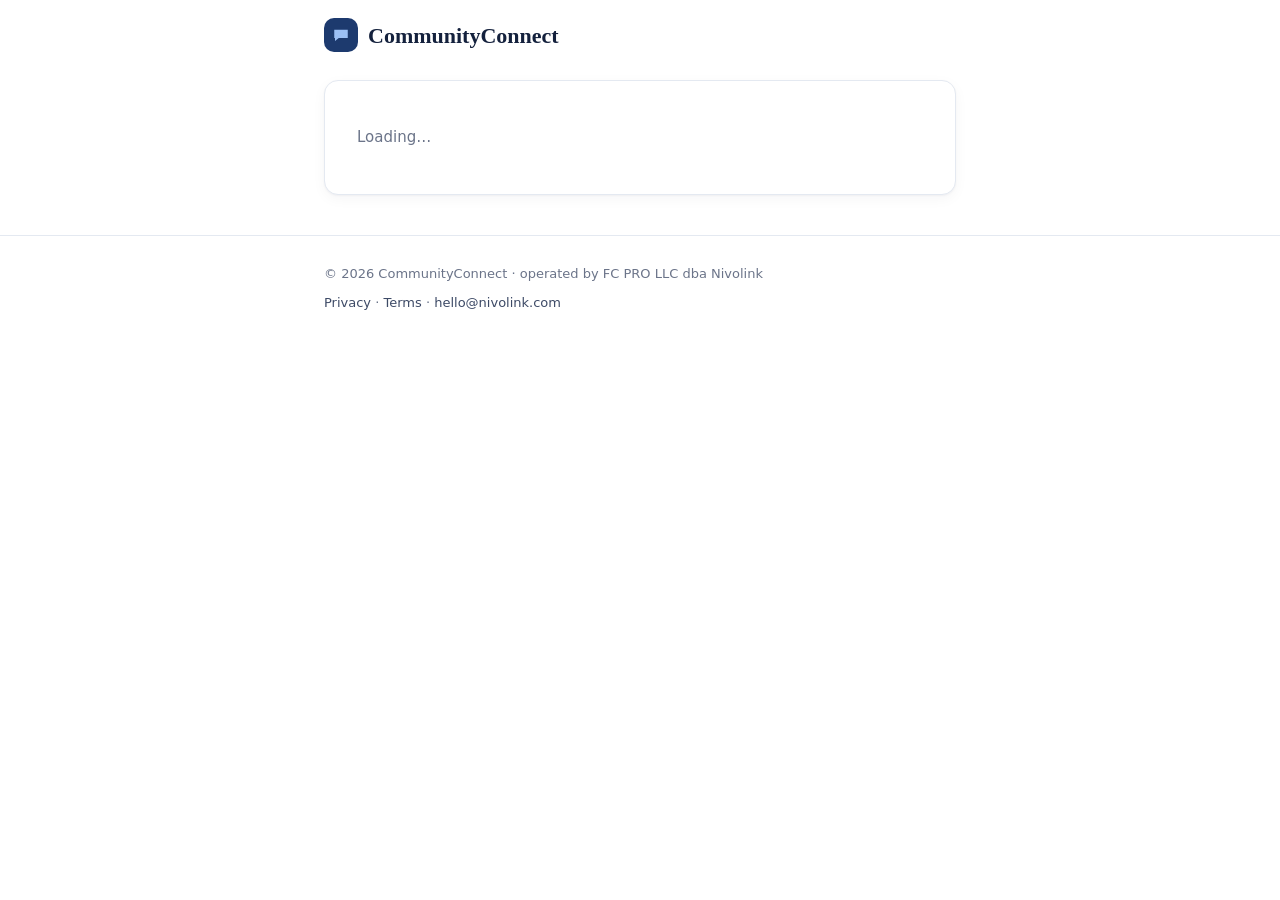
<file: unsubscribe.html>
<!doctype html>
<html lang="en">
<head>
<meta charset="utf-8">
<meta name="viewport" content="width=device-width, initial-scale=1">
<title>Unsubscribe — CommunityConnect</title>
<meta name="robots" content="noindex">
<meta http-equiv="Content-Security-Policy" content="default-src 'self'; script-src 'self' https://esm.sh; style-src 'self' 'unsafe-inline' https://fonts.googleapis.com; font-src https://fonts.gstatic.com; connect-src https://*.supabase.co https://esm.sh; img-src 'self' data:; form-action 'self'; base-uri 'self'">
<link rel="preconnect" href="https://fonts.googleapis.com">
<link href="https://fonts.googleapis.com/css2?family=Fraunces:opsz,wght@9..144,600;9..144,700&family=Inter:wght@400;500;600;700&display=swap" rel="stylesheet">
<link rel="stylesheet" href="assets/styles.css?v=202611220130">
<link rel="icon" href="data:image/svg+xml,<svg xmlns='http://www.w3.org/2000/svg' viewBox='0 0 32 32'><rect width='32' height='32' rx='8' fill='%231d3a6e'/><path d='M8 10h16v9H14l-5 4v-4H8z' fill='%239cc0f5'/></svg>">
</head>
<body>
<div class="wrap" style="max-width:680px">
  <header class="topbar"><a class="logo" href="./"><span class="logo-mark"><svg width="18" height="18" viewBox="0 0 24 24" fill="currentColor"><path d="M3 5h18v11H9l-5 4v-4H3z"/></svg></span>CommunityConnect</a></header>
  <main class="card" id="card" style="padding:30px 32px;margin:10px 0 40px"><p class="muted">Loading…</p></main>
</div>
<footer class="site"><div class="wrap" style="display:flex;justify-content:space-between;flex-wrap:wrap;gap:10px;max-width:680px">
  <span>© 2026 CommunityConnect · operated by FC PRO LLC dba Nivolink</span><span><a href="privacy.html">Privacy</a> · <a href="terms.html">Terms</a> · <a href="mailto:hello@nivolink.com">hello@nivolink.com</a></span></div></footer>
<div id="toast"></div>
<script src="assets/config.js?v=202611220130"></script>
<script type="module" src="assets/unsubscribe.js?v=202611220130"></script>
</body></html>
</file>
<file: assets/styles.css>
/* CommunityConnect — shared styles */
:root {
  --ink: #14213d;
  --ink-2: #3d4a66;
  --muted: #6b7489;
  --line: #e5e1d8;
  --paper: #fbf9f4;
  --card: #ffffff;
  --brand: #1d3a6e;
  --brand-2: #2b5aa8;
  --gold: #c9973b;
  --gold-soft: #f6ecd8;
  --ok: #1f7a4d;
  --ok-soft: #e3f3ea;
  --warn: #9a6100;
  --warn-soft: #fdf1dc;
  --bad: #b3261e;
  --bad-soft: #fbe7e5;
  --radius: 14px;
  --shadow: 0 1px 2px rgba(20, 33, 61, .06), 0 8px 24px rgba(20, 33, 61, .06);
  --serif: "Fraunces", Georgia, "Times New Roman", serif;
  --sans: "Inter", system-ui, -apple-system, "Segoe UI", Roboto, sans-serif;
}
* { box-sizing: border-box; }
html, body { margin: 0; }
body { font-family: var(--sans); color: var(--ink); background: var(--paper); font-size: 15px; line-height: 1.5; -webkit-font-smoothing: antialiased; }
a { color: var(--brand-2); }
h1, h2, h3 { font-family: var(--serif); font-weight: 600; letter-spacing: -.01em; margin: 0 0 .4em; }
.muted { color: var(--muted); }
.small { font-size: 13px; }
.hidden { display: none !important; }

/* buttons & inputs */
.btn { display: inline-flex; align-items: center; justify-content: center; gap: 8px; border: 1px solid transparent; border-radius: 10px;
  padding: 10px 16px; font: 600 14px var(--sans); cursor: pointer; background: var(--brand); color: #fff; text-decoration: none; transition: .15s; }
.btn:hover { background: var(--brand-2); }
.btn:disabled { opacity: .55; cursor: default; }
.btn.secondary { background: #fff; color: var(--ink); border-color: var(--line); }
.btn.secondary:hover { border-color: var(--ink-2); }
.btn.gold { background: var(--gold); }
.btn.gold:hover { background: #b5852d; }
.btn.danger { background: #fff; color: var(--bad); border-color: #efc6c2; }
.btn.danger:hover { background: var(--bad-soft); }
.btn.ghost { background: transparent; color: var(--ink-2); padding: 6px 10px; }
.btn.ghost:hover { background: rgba(20, 33, 61, .06); }
.btn.sm { padding: 6px 10px; font-size: 13px; border-radius: 8px; }
label { display: block; font-weight: 600; font-size: 13px; color: var(--ink-2); margin-bottom: 6px; }
input, select, textarea { width: 100%; font: 15px var(--sans); color: var(--ink); background: #fff; border: 1px solid var(--line);
  border-radius: 10px; padding: 10px 12px; outline: none; transition: border-color .15s, box-shadow .15s; }
input:focus, select:focus, textarea:focus { border-color: var(--brand-2); box-shadow: 0 0 0 3px rgba(43, 90, 168, .15); }
textarea { min-height: 90px; resize: vertical; }
input[type=checkbox], input[type=radio] { width: auto; }
.field { margin-bottom: 14px; }
.field .hint { font-size: 12px; color: var(--muted); margin-top: 4px; }
.grid2 { display: grid; grid-template-columns: 1fr 1fr; gap: 0 16px; }
@media (max-width: 640px) { .grid2 { grid-template-columns: 1fr; } }

.card { background: var(--card); border: 1px solid var(--line); border-radius: var(--radius); box-shadow: var(--shadow); }
.pill { display: inline-block; padding: 2px 9px; border-radius: 999px; font-size: 12px; font-weight: 600; background: #eef1f7; color: var(--ink-2); white-space: nowrap; }
.pill.ok { background: var(--ok-soft); color: var(--ok); }
.pill.warn { background: var(--warn-soft); color: var(--warn); }
.pill.bad { background: var(--bad-soft); color: var(--bad); }
.pill.gold { background: var(--gold-soft); color: #8a6420; }
.chip { display: inline-block; padding: 1px 8px; margin: 1px 2px 1px 0; border-radius: 6px; font-size: 12px; font-weight: 600; background: #edf2fb; color: var(--brand); }

/* toast */
#toast { position: fixed; bottom: 24px; left: 50%; transform: translateX(-50%) translateY(20px); background: var(--ink); color: #fff;
  padding: 12px 18px; border-radius: 10px; font-weight: 500; opacity: 0; pointer-events: none; transition: .25s; z-index: 100; max-width: 90vw; }
#toast.show { opacity: 1; transform: translateX(-50%) translateY(0); }
#toast.error { background: var(--bad); }

/* modal */
.modal-back { position: fixed; inset: 0; background: rgba(20, 33, 61, .45); display: flex; align-items: flex-start; justify-content: center;
  padding: 6vh 16px; z-index: 50; overflow: auto; }
.modal { width: 100%; max-width: 620px; background: #fff; border-radius: 16px; box-shadow: 0 20px 60px rgba(0, 0, 0, .25); }
.modal header { padding: 20px 24px 8px; display: flex; justify-content: space-between; align-items: center; }
.modal header h3 { margin: 0; font-size: 22px; }
.modal .body { padding: 8px 24px 4px; }
.modal footer { padding: 16px 24px 20px; display: flex; gap: 10px; justify-content: flex-end; border-top: 1px solid var(--line); margin-top: 8px; }

/* ===================== Landing page ===================== */
.wrap { max-width: 1120px; margin: 0 auto; padding: 0 24px; }
.topbar { display: flex; align-items: center; justify-content: space-between; padding: 18px 0; }
.logo { display: flex; align-items: center; gap: 10px; font-family: var(--serif); font-weight: 700; font-size: 22px; color: var(--ink); text-decoration: none; }
.logo-mark { flex-shrink: 0; width: 34px; height: 34px; border-radius: 10px; background: var(--brand); display: grid; place-items: center; color: var(--gold); }
.hero { display: grid; grid-template-columns: 1.15fr .85fr; gap: 48px; align-items: center; padding: 56px 0 72px; }
.hero h1 { font-size: clamp(36px, 5vw, 56px); line-height: 1.05; }
.hero h1 em { font-style: normal; color: var(--gold); }
.hero p.lead { font-size: 18px; color: var(--ink-2); max-width: 540px; }
.hero .cta { display: flex; gap: 12px; margin-top: 24px; flex-wrap: wrap; }
.phone { width: 300px; max-width: 100%; margin: 0 auto; background: var(--ink); border-radius: 38px; padding: 14px; box-shadow: 0 30px 60px rgba(20, 33, 61, .3); }
.phone-screen { background: #f2f2f6; border-radius: 28px; padding: 22px 14px; min-height: 430px; display: flex; flex-direction: column; gap: 10px; }
.bubble { max-width: 82%; padding: 9px 13px; border-radius: 18px; font-size: 14px; line-height: 1.35; white-space: pre-line; }
.bubble.me { align-self: flex-end; background: #2f7cf6; color: #fff; border-bottom-right-radius: 5px; }
.bubble.them { align-self: flex-start; background: #fff; color: #111; border-bottom-left-radius: 5px; box-shadow: 0 1px 1px rgba(0, 0, 0, .05); }
.section { padding: 64px 0; }
.section h2 { font-size: 34px; text-align: center; }
.section .sub { text-align: center; color: var(--muted); max-width: 620px; margin: 0 auto 36px; }
.features { display: grid; grid-template-columns: repeat(3, 1fr); gap: 18px; }
.feature { padding: 22px; }
.feature .ic { width: 40px; height: 40px; border-radius: 10px; background: var(--gold-soft); color: #9a6e1f; display: grid; place-items: center; margin-bottom: 12px; }
.feature h3 { font-size: 18px; }
.feature p { margin: 0; color: var(--ink-2); }
.steps { display: grid; grid-template-columns: repeat(3, 1fr); gap: 18px; counter-reset: s; }
.step { padding: 22px; position: relative; }
.step::before { counter-increment: s; content: counter(s); position: absolute; top: -14px; left: 22px; width: 28px; height: 28px; border-radius: 50%;
  background: var(--gold); color: #fff; font-weight: 700; display: grid; place-items: center; }
.step code { background: #f1efe8; padding: 1px 6px; border-radius: 5px; font-size: 13px; }
.toggle { display: inline-flex; background: #fff; border: 1px solid var(--line); border-radius: 999px; padding: 4px; margin: 0 auto 28px; }
.toggle button { border: 0; background: transparent; padding: 8px 18px; border-radius: 999px; font: 600 14px var(--sans); cursor: pointer; color: var(--ink-2); }
.toggle button.on { background: var(--brand); color: #fff; }
.prices { display: grid; grid-template-columns: repeat(auto-fit, minmax(240px, 320px)); justify-content: center; gap: 18px; align-items: stretch; }
.price { padding: 26px 22px; display: flex; flex-direction: column; text-align: left; }
.price.featured { border: 2px solid var(--gold); position: relative; }
.price.featured::after { content: "Most popular"; position: absolute; top: -12px; right: 18px; background: var(--gold); color: #fff; font-size: 12px; font-weight: 700; padding: 3px 10px; border-radius: 999px; }
.price h3 { font-size: 22px; margin-bottom: 2px; }
.price .amt { font-family: var(--serif); font-size: 40px; font-weight: 700; margin: 14px 0 0; }
.price .amt small { font-family: var(--sans); font-size: 14px; font-weight: 500; color: var(--muted); }
.price ul { list-style: none; padding: 0; margin: 16px 0 22px; flex: 1; }
.price li { padding: 5px 0 5px 24px; position: relative; color: var(--ink-2); }
.price li::before { content: "✓"; position: absolute; left: 0; color: var(--ok); font-weight: 700; }
.note { text-align: center; color: var(--muted); font-size: 13px; margin-top: 18px; }
footer.site { border-top: 1px solid var(--line); padding: 28px 0 40px; color: var(--muted); font-size: 13px; }
footer.site a { color: var(--ink-2); text-decoration: none; }
footer.site a:hover { color: var(--brand-2); text-decoration: underline; }
.topnav { display: flex; gap: 6px; align-items: center; }
.topnav .btn { white-space: nowrap; }
html { scroll-behavior: smooth; }
section[id] { scroll-margin-top: 16px; }
.faq details { background: #fff; border: 1px solid var(--line); border-radius: 12px; margin-bottom: 10px; padding: 0 20px; }
.faq summary { cursor: pointer; padding: 16px 0; font-weight: 600; list-style: none; display: flex; justify-content: space-between; gap: 12px; }
.faq summary::-webkit-details-marker { display: none; }
.faq summary::after { content: "+"; color: var(--gold); font-size: 20px; line-height: 1; font-weight: 500; }
.faq details[open] summary::after { content: "–"; }
.faq details p { margin: 0 0 16px; color: var(--ink-2); }
@media (max-width: 960px) { .hero { grid-template-columns: 1fr; } }
@media (max-width: 720px) { .features, .steps { grid-template-columns: 1fr; } .prices { grid-template-columns: minmax(0, 420px); } }
@media (max-width: 900px) { .topnav .nav-hide { display: none; } }
@media (max-width: 480px) { .wrap { padding: 0 18px; } .topbar .logo { font-size: 19px; } .topbar .logo-mark { width: 30px; height: 30px; } .topnav .btn { padding: 8px 12px; } .hero { padding: 32px 0 56px; } .section { padding: 48px 0; } .section h2 { font-size: 28px; } }

/* ===================== Admin app ===================== */
.app { display: grid; grid-template-columns: 268px minmax(0, 1fr); min-height: 100vh; transition: grid-template-columns .2s; }
.side { background: var(--ink); color: #c9d0e0; padding: 18px 12px; position: sticky; top: 0; height: 100vh; overflow-y: auto; overflow-x: hidden; }
.side-top { display: flex; align-items: center; justify-content: space-between; gap: 4px; padding: 0 0 16px 6px; }
.side .logo { color: #fff; font-size: 16px; gap: 9px; min-width: 0; white-space: nowrap; }
.side .logo-text { overflow: hidden; text-overflow: ellipsis; }
.side-toggle { flex-shrink: 0; width: 28px; height: 28px; border-radius: 8px; border: 1px solid #34437a; background: transparent; color: #c9d0e0; font-size: 16px; line-height: 1; cursor: pointer; }
.side-toggle:hover { background: rgba(255, 255, 255, .08); color: #fff; }
.side-foot { padding: 20px 12px 8px; font-size: 12px; color: #8892ad; overflow-wrap: anywhere; }
.side-foot b { color: #d6dbe8; }
.side-signout { color: #d6dbe8; padding-left: 0; margin-top: 6px; }
.nav a .ni { width: 20px; flex-shrink: 0; text-align: center; }
.nav a .nl { white-space: nowrap; overflow: hidden; text-overflow: ellipsis; }
/* collapsed (icons only) — desktop */
@media (min-width: 861px) {
  .app.collapsed { grid-template-columns: 68px minmax(0, 1fr); }
  .app.collapsed .side { padding: 18px 10px; }
  .app.collapsed .side-top { flex-direction: column; gap: 10px; padding: 0 0 14px; }
  .app.collapsed .logo-text, .app.collapsed .nav-h, .app.collapsed .nav .nl, .app.collapsed .org-pick, .app.collapsed .side-foot { display: none; }
  .app.collapsed .nav a { justify-content: center; padding: 9px 0; position: relative; }
  .app.collapsed .nav a .badge { position: absolute; top: 3px; right: 5px; margin: 0; padding: 0 5px; font-size: 10px; }
  .app.collapsed .nav-h + a, .app.collapsed .nav a + .nav-h + a { margin-top: 10px; }
}
@media (max-width: 860px) { .side-toggle { display: none; } }
.nowrap { white-space: nowrap; }
.side .org-pick { margin: 0 6px 14px; }
.side .org-pick select { background: #22305a; color: #fff; border-color: #34437a; font-weight: 600; }
.nav-h { font-size: 11px; letter-spacing: .08em; text-transform: uppercase; color: #8892ad; padding: 14px 12px 6px; }
.nav a { display: flex; align-items: center; gap: 10px; padding: 8px 12px; border-radius: 8px; color: #d6dbe8; text-decoration: none; font-weight: 500; font-size: 14px; }
.nav a:hover { background: rgba(255, 255, 255, .06); color: #fff; }
.nav a.on { background: rgba(201, 151, 59, .18); color: #fff; }
.nav a .badge { margin-left: auto; background: var(--gold); color: #fff; font-size: 11px; padding: 0 7px; border-radius: 999px; }
.main { padding: 26px 32px 60px; min-width: 0; }
.main-head { display: flex; align-items: flex-end; justify-content: space-between; gap: 16px; margin-bottom: 18px; flex-wrap: wrap; }
.main-head h1 { font-size: 30px; margin: 0; }
.main-head p { margin: 4px 0 0; color: var(--muted); }
.toolbar { display: flex; gap: 10px; align-items: center; flex-wrap: wrap; margin-bottom: 14px; }
.toolbar input[type=search] { max-width: 320px; }
.toolbar .spacer { flex: 1; }
.toolbar label.inline { display: flex; align-items: center; gap: 6px; margin: 0; font-weight: 500; color: var(--muted); }
.table-wrap { overflow-x: auto; }
table.data { width: 100%; border-collapse: collapse; font-size: 14px; }
table.data th { text-align: left; font-size: 12px; text-transform: uppercase; letter-spacing: .04em; color: var(--muted); font-weight: 600;
  padding: 12px 14px; border-bottom: 1px solid var(--line); background: #fcfbf8; position: sticky; top: 0; white-space: nowrap; cursor: pointer; }
table.data td { padding: 11px 14px; border-bottom: 1px solid #f0ede6; vertical-align: top; max-width: 360px; }
table.data tr:hover td { background: #faf8f3; }
table.data tr.deleted td { opacity: .5; text-decoration: line-through; }
table.data td.actions { white-space: nowrap; text-align: right; }
table.data td .clip { display: -webkit-box; -webkit-line-clamp: 2; -webkit-box-orient: vertical; overflow: hidden; white-space: pre-line; }
.empty { padding: 48px; text-align: center; color: var(--muted); }
.stats { display: grid; grid-template-columns: repeat(4, minmax(0, 1fr)); gap: 16px; margin-bottom: 20px; }
.stat { padding: 18px 20px; }
.stat .k { font-size: 13px; color: var(--muted); font-weight: 600; }
.stat .v { font-family: var(--serif); font-size: 32px; font-weight: 700; margin-top: 4px; }
.bar { height: 8px; background: #eeebe3; border-radius: 99px; overflow: hidden; margin-top: 10px; }
.bar > span { display: block; height: 100%; background: var(--brand-2); }
.bar.warn > span { background: var(--gold); }
.bar.bad > span { background: var(--bad); }
.two { display: grid; grid-template-columns: minmax(0, 1.4fr) minmax(0, 1fr); gap: 16px; }
.two > * { min-width: 0; }
.panel { padding: 20px 22px; }
.panel h3 { font-size: 18px; }
.list-row { display: flex; justify-content: space-between; gap: 10px; padding: 10px 0; border-bottom: 1px solid #f0ede6; }
.list-row:last-child { border-bottom: 0; }
.kv { display: grid; grid-template-columns: 160px minmax(0, 1fr); gap: 8px 14px; font-size: 14px; }
.kv > div, .bubble, pre.cmd, .list-row { overflow-wrap: anywhere; }
table.data td { overflow-wrap: break-word; }
.kv div:nth-child(odd) { color: var(--muted); }
pre.cmd { background: #f4f2ec; border-radius: 10px; padding: 12px 14px; font-size: 13px; white-space: pre-wrap; margin: 0; }
.diff { font-size: 13px; }
.diff b { color: var(--ink-2); }
.diff .old { color: var(--bad); text-decoration: line-through; }
.diff .new { color: var(--ok); }
.groups-pick { display: flex; flex-wrap: wrap; gap: 6px; }
.groups-pick label { display: inline-flex; align-items: center; gap: 6px; margin: 0; padding: 6px 10px; border: 1px solid var(--line); border-radius: 8px;
  font-weight: 500; cursor: pointer; background: #fff; }
.groups-pick label:has(input:checked) { border-color: var(--brand-2); background: #edf2fb; color: var(--brand); }
.menu-btn { display: none; }
@media (max-width: 1100px) { .stats { grid-template-columns: repeat(2, 1fr); } .two { grid-template-columns: 1fr; } }
@media (max-width: 860px) {
  .app { grid-template-columns: 1fr; }
  .side { position: fixed; inset: 0 auto 0 0; width: 270px; z-index: 40; transform: translateX(-100%); transition: .2s; }
  .side.open { transform: none; box-shadow: 0 0 0 100vmax rgba(0, 0, 0, .35); }
  .main { padding: 18px 16px 60px; }
  .menu-btn { display: inline-flex; }
}

/* login */
.login { min-height: 100vh; display: grid; place-items: center; padding: 24px;
  background: radial-gradient(1200px 500px at 20% -10%, #e9e1cf 0%, transparent 60%), var(--paper); }
.login .card { width: 100%; max-width: 420px; padding: 34px 32px; }
.login h1 { font-size: 28px; }
.legal { padding: 34px 38px; margin: 20px 0 40px; line-height: 1.65; }
@media (max-width: 480px) { .legal { padding: 24px 20px; } .legal ul { padding-left: 20px; } }
@media (max-width: 480px) { .topnav .nav-hide { display: none; } }
.linkbtn { background: none; border: 0; padding: 0; font: 500 13px var(--sans); color: var(--brand-2); cursor: pointer; }
.linkbtn:hover { text-decoration: underline; }
.or { display: flex; align-items: center; gap: 10px; margin: 16px 0; color: var(--muted); font-size: 12px; }
.or::before, .or::after { content: ""; flex: 1; height: 1px; background: var(--line); }
/* collapsed menu: hover to peek open over the page */
@media (min-width: 861px) {
  .app.collapsed .side { width: 68px; z-index: 45; transition: width .18s ease, box-shadow .18s ease; }
  .app.collapsed .side:hover { width: 268px; padding: 18px 12px; box-shadow: 10px 0 30px rgba(20, 33, 61, .28); transition-delay: .12s; }
  .app.collapsed .side:hover .side-top { flex-direction: row; gap: 4px; padding: 0 0 16px 6px; }
  .app.collapsed .side:hover .logo-text, .app.collapsed .side:hover .nav .nl { display: inline; }
  .app.collapsed .side:hover .nav-h, .app.collapsed .side:hover .org-pick, .app.collapsed .side:hover .side-foot { display: block; }
  .app.collapsed .side:hover .nav a { justify-content: flex-start; padding: 8px 12px; }
  .app.collapsed .side:hover .nav a .badge { position: static; margin-left: auto; padding: 0 7px; font-size: 11px; }
  .app.collapsed .side:hover .nav-h + a, .app.collapsed .side:hover .nav a + .nav-h + a { margin-top: 0; }
}
/* ---------- friendly overview ---------- */
.ov { max-width: 980px; }
.ov-hello h1 { font-family: var(--serif); font-size: 40px; margin: 6px 0 4px; letter-spacing: -.01em; }
.ov-hello p { color: var(--muted); font-size: 17px; margin: 0 0 26px; }
.ov-notes { display: flex; flex-wrap: wrap; gap: 8px; margin: -8px 0 26px; }
.ov-notes a, .ov-notes span { background: #fff8e8; border: 1px solid #f0dfb4; color: #6b4f12; padding: 8px 14px; border-radius: 999px; font-size: 14px; text-decoration: none; }
.ov-notes a:hover { background: #fff1d0; }
.ov-actions { display: grid; grid-template-columns: repeat(3, minmax(0, 1fr)); gap: 16px; margin-bottom: 48px; }
.ov-action { display: flex; flex-direction: column; gap: 8px; background: #fff; border: 1px solid var(--line); border-radius: 18px; padding: 24px 22px; color: var(--ink); text-decoration: none; transition: transform .15s, box-shadow .15s, border-color .15s; }
.ov-action:hover { transform: translateY(-2px); box-shadow: 0 10px 28px rgba(20, 33, 61, .08); border-color: #d9cfb6; }
.ov-action b { font-size: 17px; }
.ov-action > span:last-child { color: var(--muted); font-size: 14px; line-height: 1.5; }
.ov-ic { width: 48px; height: 48px; border-radius: 14px; background: var(--gold-soft); color: #9a6e1f; display: grid; place-items: center; margin-bottom: 6px; }
.ov-h2 { font-family: var(--serif); font-size: 26px; margin: 0 0 4px; }
.ov-sub { color: var(--muted); margin: 0 0 22px; }
.ov-how { display: grid; grid-template-columns: repeat(3, minmax(0, 1fr)); gap: 28px; margin-bottom: 40px; }
.ov-how > div > b { display: block; font-size: 16px; margin: 10px 0 6px; }
.ov-how p { color: var(--ink-2); font-size: 14.5px; line-height: 1.6; margin: 0; }
.ov-num { width: 30px; height: 30px; border-radius: 50%; background: var(--ink); color: #fff; display: grid; place-items: center; font-size: 14px; font-weight: 600; }
.ov-more { margin-top: 10px; font-size: 14px; }
.ov-more summary { cursor: pointer; color: var(--brand-2); font-weight: 500; }
.ov-more ul { margin: 10px 0 0; padding-left: 18px; color: var(--ink-2); line-height: 1.7; }
.ov-members { background: #f4f1ea; border-radius: 16px; padding: 20px 22px; margin-bottom: 26px; }
.ov-members p { margin: 6px 0 0; color: var(--ink-2); line-height: 1.6; font-size: 14.5px; }
.ov-foot { display: flex; flex-wrap: wrap; gap: 8px 22px; color: var(--muted); font-size: 13.5px; padding-top: 18px; border-top: 1px solid var(--line); }
.ov-foot a { color: var(--ink-2); }
@media (max-width: 860px) { .ov-actions, .ov-how { grid-template-columns: 1fr; } .ov-hello h1 { font-size: 32px; } }
/* ---------- Theme 4: sky and navy (light) ---------- */
:root { --paper: #ffffff; --line: #e4e9f1; --cream: #eef4fb; --cream-2: #e1eaf6; --sky-soft: #e3edfb; --sky-ink: #1f5fbf; --sky-line: #2b6fd6;
        --shadow: 0 1px 2px rgba(20, 33, 61, .04), 0 4px 14px rgba(20, 33, 61, .04); }
.side { background: var(--cream); color: #56627a; border-right: 1px solid var(--line); }
.side .logo { color: var(--ink); }
.side-toggle { border-color: #d3deee; color: #56627a; }
.side-toggle:hover { background: var(--cream-2); color: var(--ink); }
.side-foot { color: #7d889e; }
.side-foot b { color: var(--ink); }
.side-signout { color: #56627a; }
.side .org-pick select { background: #fff; color: var(--ink); border-color: #d3deee; }
.nav-h { color: #8e9ab0; }
.nav a { color: #3d4a66; }
.nav a:hover { background: var(--cream-2); color: var(--ink); }
.nav a.on { background: #fff; color: var(--ink); box-shadow: inset 3px 0 0 var(--sky-line), 0 1px 2px rgba(20, 33, 61, .08); }
.nav a .badge { background: var(--sky-line); }
@media (min-width: 861px) { .app.collapsed .side:hover { box-shadow: 10px 0 30px rgba(20, 33, 61, .12); } }
.ov-ic { background: var(--sky-soft); color: var(--sky-ink); }
.ov-action b { color: var(--sky-ink); }
.ov-action:hover { border-color: #c9d7ec; }
.ov-num { background: var(--brand); }
.ov-members, pre.cmd { background: var(--cream); }
.ov-more summary { color: var(--sky-ink); }
.login { background: var(--cream); }
table.data th { background: #f7f9fc; }
/* one theme everywhere: the old gold accents become sky blue */
:root { --gold: #2b6fd6; --gold-soft: #e3edfb; }
.btn.gold:hover { background: #1f5fbf; }
.pill.gold { color: #1f5fbf; }
.feature .ic { color: var(--sky-ink); }
.logo-mark { color: #9cc0f5; }
.bar.warn > span { background: #d99a1e; }
.login { background: var(--cream); }
/* phone menu on the public pages */
.menu-btn { display: none; }
.pub-menu { display: flex; flex-direction: column; background: #fff; border: 1px solid var(--line); border-radius: 14px; box-shadow: 0 10px 30px rgba(20, 33, 61, .10); margin: 0 0 16px; overflow: hidden; }
.pub-menu[hidden] { display: none; }
.pub-menu a { padding: 14px 18px; color: var(--ink); text-decoration: none; font-weight: 500; border-bottom: 1px solid var(--line); }
.pub-menu a:last-child { border-bottom: 0; color: var(--brand-2); }
.pub-menu a:hover { background: var(--cream); }
@media (max-width: 900px) { .menu-btn { display: inline-flex; } }
@media (min-width: 901px) { .pub-menu { display: none !important; } }
@media (max-width: 520px) { .topnav a.btn.secondary { display: none; } }

/* ---- delivery report ---- */
.rep-stats{display:grid;grid-template-columns:repeat(auto-fill,minmax(120px,1fr));gap:10px}
.rep-stat{background:var(--cream);border:1px solid var(--line);border-radius:12px;padding:10px 12px;display:flex;flex-direction:column;gap:2px}
.rep-stat b{font-size:22px;line-height:1.1}
.rep-stat span{font-size:12px;color:var(--ink-2)}
.rep-stat.ok b{color:var(--ok)} .rep-stat.bad b{color:var(--bad)}
/* ---- polls ---- */
.poll-bars{display:flex;flex-direction:column;gap:10px;margin:16px 0 10px}
.poll-row{display:grid;grid-template-columns:minmax(0,1.2fr) minmax(0,2fr) 70px;gap:12px;align-items:center}
.poll-lab{overflow-wrap:anywhere}
.poll-lab b{display:inline-grid;place-items:center;width:22px;height:22px;border-radius:50%;background:var(--sky-soft);color:var(--sky-ink);font-size:12px;margin-right:6px}
.poll-bar{height:14px;background:var(--cream-2);border-radius:99px;overflow:hidden}
.poll-bar span{display:block;height:100%;background:var(--sky-line);border-radius:99px;min-width:2px;transition:width .4s}
.poll-n{text-align:right;white-space:nowrap}
@media (max-width:560px){.poll-row{grid-template-columns:1fr 60px}.poll-bar{grid-column:1/-1;grid-row:2}}
.data .chip{white-space:nowrap}
.mapbox{border:1px solid var(--line);border-radius:12px;padding:8px;background:var(--cream)}
.mapbox iframe{display:block;width:100%;height:220px;border:0;border-radius:8px;margin-bottom:6px;background:#dfe7f2}
.grid3{display:grid;grid-template-columns:repeat(3,minmax(0,1fr));gap:0 14px}
@media (max-width:560px){.grid3{grid-template-columns:1fr}}
/* home: who is it for */
.doors{padding:30px 0 10px}
.door-grid{display:grid;grid-template-columns:repeat(2,minmax(0,1fr));gap:18px;max-width:860px;margin:0 auto}
.door{all:unset;box-sizing:border-box;cursor:pointer;background:#fff;border:1px solid var(--line);border-radius:18px;padding:24px;display:flex;flex-direction:column;gap:10px;transition:transform .15s,box-shadow .15s,border-color .15s}
.door:hover,.door.on{transform:translateY(-2px);box-shadow:0 10px 30px rgba(30,58,100,.10);border-color:var(--sky-line)}
.door:focus-visible{outline:3px solid var(--sky-line);outline-offset:2px}
.door h3{margin:0;font-size:22px}
.door p{margin:0;color:var(--ink-2);line-height:1.55;flex:1}
.door .btn{align-self:flex-start;pointer-events:none}
.door-ic{width:48px;height:48px;border-radius:14px;display:grid;place-items:center;background:var(--sky-soft);color:var(--sky-ink)}
@media (max-width:640px){.door-grid{grid-template-columns:1fr}}
button.chip{border:1px solid transparent;font:inherit;font-size:12px}button.chip:hover{border-color:var(--sky-line)}
.zrow{display:grid;grid-template-columns:1.1fr 1.6fr .6fr .8fr 1.2fr auto;gap:8px;align-items:center;margin-bottom:8px}
.zrow.zhead{margin-bottom:4px}
@media (max-width:640px){.zrow{grid-template-columns:1fr 1fr;padding:8px;border:1px solid var(--line);border-radius:10px}.zrow.zhead{display:none}}
/* Hebrew dates + calendar */
.hebd{font-size:11.5px;color:var(--ink-2);margin-top:2px;white-space:nowrap}
.dpwrap{display:flex;gap:6px;align-items:center}
.dpwrap input{flex:1;min-width:0}
.dpbtn{padding:0 10px;height:40px;font-size:16px;flex:none}
.dpline:empty{display:none}
.dpop{position:fixed;z-index:1000;width:330px;background:#fff;border:1px solid var(--line);border-radius:14px;box-shadow:0 14px 40px rgba(20,40,80,.18);padding:10px}
.dphead{display:flex;align-items:center;justify-content:space-between;gap:6px}
.dptitle{text-align:center;display:flex;flex-direction:column;line-height:1.25}
.dptitle b{font-size:15px}.dptitle span{font-size:12px;color:var(--ink-2)}
.dptabs{display:flex;gap:4px;background:var(--cream);border-radius:10px;padding:3px;margin:8px 0}
.dptabs button{flex:1;border:0;background:none;padding:6px;border-radius:8px;font:inherit;font-size:12.5px;cursor:pointer;color:var(--ink-2)}
.dptabs button.on{background:#fff;color:var(--sky-ink);font-weight:600;box-shadow:0 1px 3px rgba(0,0,0,.08)}
.dpgrid{display:grid;grid-template-columns:repeat(7,1fr);gap:3px}
.dpdow{text-align:center;font-size:11px;color:var(--ink-2);padding:2px 0;font-weight:600}
.dpdow.sh,.dpday.sh b{color:var(--sky-ink)}
.dpday{border:1px solid transparent;background:none;border-radius:8px;padding:4px 0;cursor:pointer;display:flex;flex-direction:column;align-items:center;font:inherit;line-height:1.1}
.dpday b{font-size:14px;font-weight:600}.dpday small{font-size:10px;color:var(--ink-2)}
.dpday:hover{background:var(--sky-soft)}
.dpday.today{border-color:var(--sky-line)}
.dpday.sel{background:var(--sky-line)}.dpday.sel b,.dpday.sel small{color:#fff}
.dpfoot{display:flex;justify-content:space-between;align-items:center;margin-top:8px;gap:6px}
/* address suggestions */
.addr-sug{position:absolute;left:0;right:0;top:calc(100% + 4px);z-index:60;background:#fff;border:1px solid var(--line);border-radius:12px;box-shadow:0 12px 30px rgba(20,40,80,.15);overflow:hidden}
.addr-sug button{display:flex;flex-direction:column;align-items:flex-start;width:100%;border:0;background:none;padding:9px 12px;text-align:left;font:inherit;cursor:pointer;line-height:1.3}
.addr-sug button b{font-weight:600;font-size:14px}.addr-sug button span{font-size:12px;color:var(--ink-2)}
.addr-sug button:hover,.addr-sug button.on{background:var(--sky-soft)}
.addr-src{font-size:10.5px;color:var(--ink-2);padding:4px 12px 6px;border-top:1px solid var(--line)}
.rep-share{display:flex;gap:8px;flex-wrap:wrap;margin:-4px 0 12px}
.pm-item{display:block;width:100%;text-align:left;border:1px solid var(--line);background:#fff;border-radius:10px;padding:10px 12px;margin-bottom:8px;cursor:pointer;font:inherit}
.pm-item:hover{border-color:var(--sky-line);background:var(--sky-soft)}
.pm-text{white-space:pre-wrap;font-size:14px;margin-top:4px;overflow-wrap:anywhere}
/* tabs across the top for related pages */
.maincol{min-width:0}
.subtabs{display:flex;gap:4px;padding:16px 32px 0;overflow-x:auto;scrollbar-width:none;border-bottom:1px solid var(--line);background:var(--cream)}
.subtabs::-webkit-scrollbar{display:none}
.subtabs a{white-space:nowrap;padding:9px 14px;border-radius:10px 10px 0 0;color:var(--ink-2);text-decoration:none;font-weight:500;font-size:14px;border:1px solid transparent;border-bottom:0;margin-bottom:-1px}
.subtabs a:hover{color:var(--ink);background:rgba(255,255,255,.6)}
.subtabs a.on{background:#fff;color:var(--sky-ink);border-color:var(--line);font-weight:600}
.subtabs .badge{margin-left:4px}
@media (max-width:900px){.subtabs{padding:10px 16px 0}}
.zchips{display:flex;flex-wrap:wrap;gap:4px 6px;align-items:center;margin-top:6px}
.zchips .small{flex-basis:100%;margin-top:4px}
.zchips .chip{cursor:pointer}
.zdet{margin-top:8px;border:1px solid var(--line);border-radius:10px;padding:6px 10px;background:#fff}
.zdet summary{cursor:pointer;font-size:13px;font-weight:600;color:var(--sky-ink)}

/* printing / saving as PDF: keep button and badge colors, show the whole table */
@media print {
  * { -webkit-print-color-adjust: exact; print-color-adjust: exact; }
  .menu-btn, #side, .subtabs { display: none !important; }
  .table-wrap, .tablewrap { overflow: visible !important; }
}

.demobar{background:#fff8e8;border-bottom:1px solid #f0dfb4;color:#6b4f12;padding:10px 32px;font-size:14px;line-height:1.5}
.demobar a{color:#6b4f12;font-weight:600}
@media (max-width:860px){.demobar{padding:10px 18px}}

.samples{display:grid;grid-template-columns:repeat(auto-fill,minmax(300px,1fr));gap:14px}
.sample{display:flex;flex-direction:column;margin:0}
.sample .btn{align-self:flex-start}
.chip.on{background:var(--navy,#1d3a6e);color:#fff}

.callbox{border:1px solid var(--line);border-radius:12px;padding:10px 12px;margin:0 0 14px;background:#fbfaf6}
.cs-text{margin:8px 0 4px;line-height:1.6}
.cs-he{background:#eef4fb;border-radius:6px;padding:1px 6px}
.pr-row{display:grid;grid-template-columns:1fr 1fr auto;gap:8px}
.pr-item{display:grid;grid-template-columns:1fr 1fr auto;gap:8px;align-items:center;padding:6px 0;border-bottom:1px solid var(--line)}
@media (max-width:700px){.pr-row,.pr-item{grid-template-columns:1fr}}

.vchoice{display:grid;gap:10px}
.vchoice label{display:flex;gap:10px;align-items:flex-start;cursor:pointer;padding:10px 12px;border:1px solid var(--line);border-radius:10px}
.vchoice input{margin-top:4px}
.chip.warn{background:#fff3d6;color:#7a5200}

a.plink{color:inherit;text-decoration:underline dotted;text-underline-offset:3px;cursor:pointer}
a.plink:hover{color:var(--sky,#2b6cb0);text-decoration-style:solid}
</file>
